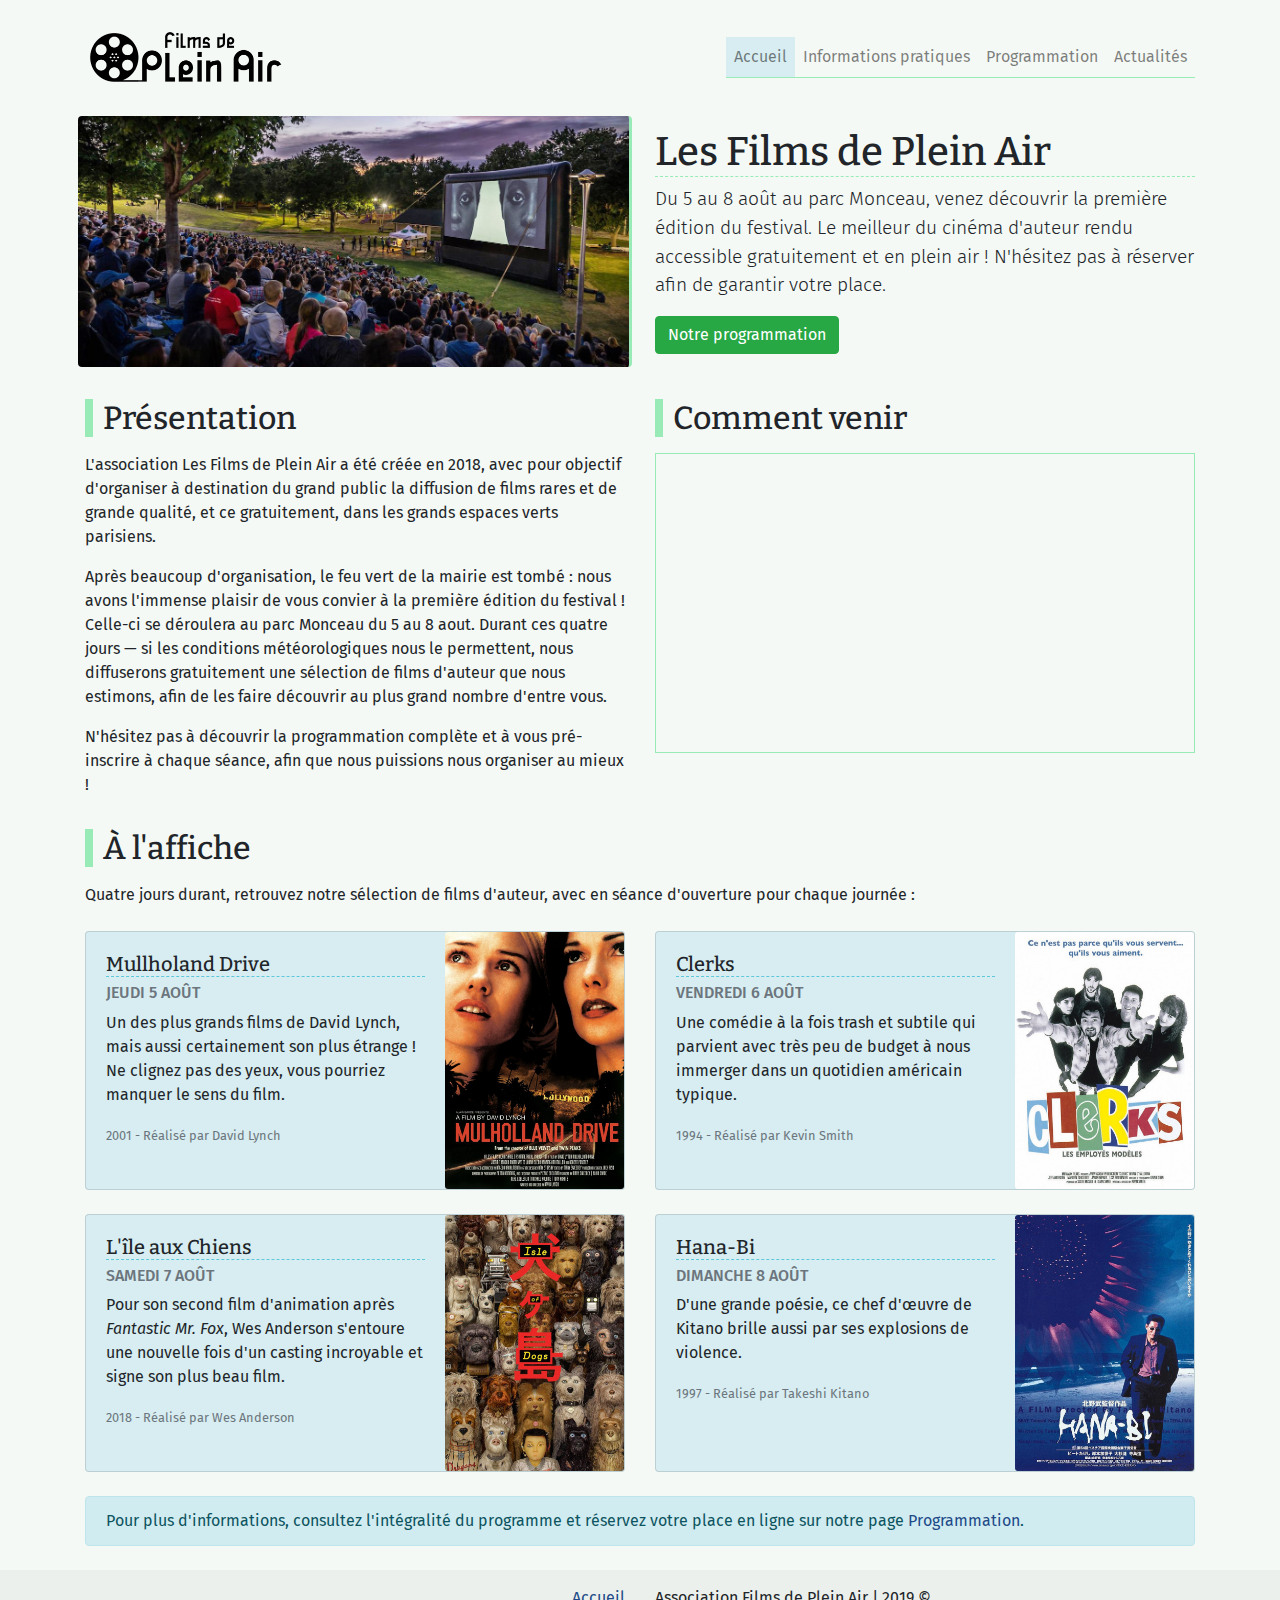
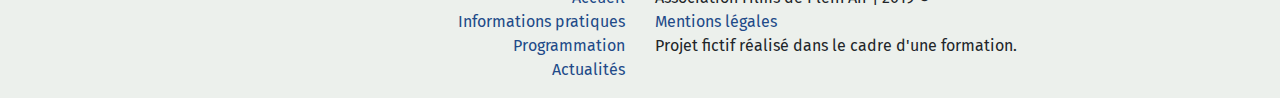
<file: index.html>
<!DOCTYPE html>
<html lang="fr">

<head>
  <meta charset="utf-8">
  <meta name="viewport" content="width=device-width, initial-scale=1, shrink-to-fit=no">
  <title>Les Films de Plein Air - Accueil</title>
  <link href="css/bootstrap.min.css" rel="stylesheet">
  <link href="css/style.css" rel="stylesheet">
  <link href="https://fonts.googleapis.com/css?family=Bitter|Fira+Sans" rel="stylesheet">
  <link rel="stylesheet" href="https://use.fontawesome.com/releases/v5.7.2/css/all.css" integrity="sha384-fnmOCqbTlWIlj8LyTjo7mOUStjsKC4pOpQbqyi7RrhN7udi9RwhKkMHpvLbHG9Sr" crossorigin="anonymous">
  <link rel="apple-touch-icon" sizes="57x57" href="favicon/apple-icon-57x57.png">
  <link rel="apple-touch-icon" sizes="60x60" href="favicon/apple-icon-60x60.png">
  <link rel="apple-touch-icon" sizes="72x72" href="favicon/apple-icon-72x72.png">
  <link rel="apple-touch-icon" sizes="76x76" href="favicon/apple-icon-76x76.png">
  <link rel="apple-touch-icon" sizes="114x114" href="favicon/apple-icon-114x114.png">
  <link rel="apple-touch-icon" sizes="120x120" href="favicon/apple-icon-120x120.png">
  <link rel="apple-touch-icon" sizes="144x144" href="favicon/apple-icon-144x144.png">
  <link rel="apple-touch-icon" sizes="152x152" href="favicon/apple-icon-152x152.png">
  <link rel="apple-touch-icon" sizes="180x180" href="favicon/apple-icon-180x180.png">
  <link rel="icon" type="image/png" sizes="192x192" href="favicon/android-icon-192x192.png">
  <link rel="icon" type="image/png" sizes="32x32" href="favicon/favicon-32x32.png">
  <link rel="icon" type="image/png" sizes="96x96" href="favicon/favicon-96x96.png">
  <link rel="icon" type="image/png" sizes="16x16" href="favicon/favicon-16x16.png">
  <link rel="manifest" href="favicon/manifest.json">
  <meta name="msapplication-TileColor" content="#ffffff">
  <meta name="msapplication-TileImage" content="favicon/ms-icon-144x144.png">
  <meta name="theme-color" content="#ffffff">
</head>

<body>

  <!-- Navigation -->
  <nav class="navbar navbar-expand-lg navbar-light mt-3">
    <div class="container">
      <a class="navbar-brand nomSite" href="index.html"><img class="img-fluid rounded" width="200" src="img/logo.png" alt="Projection festival"></a>
      <button class="navbar-toggler" type="button" data-toggle="collapse" data-target="#navbarResponsive" aria-controls="navbarResponsive" aria-expanded="false" aria-label="Toggle navigation">
        <span class="navbar-toggler-icon"></span>
      </button>
      <div class="collapse navbar-collapse" id="navbarResponsive">
        <ul class="navbar-nav ml-auto">
          <li class="nav-item active">
            <a class="nav-link lienactif pl-2" href="index.html">Accueil
              <span class="sr-only">(current)</span>
            </a>
          </li>
          <li class="nav-item">
            <a class="nav-link" href="infos.html">Informations pratiques</a>
          </li>
          <li class="nav-item">
            <a class="nav-link" href="prog.html">Programmation</a>
          </li>
          <li class="nav-item">
            <a class="nav-link" href="news.html">Actualités</a>
          </li>
        </ul>
      </div>
    </div>
  </nav>

  <!-- Container principal -->
  <div class="container">

    <!-- Accroche site -->
    <section class="row align-items-center mt-2">
      <div class="col-lg-6 p-2">
        <img class="img-fluid rounded parcImg" src="img/projection.jpg" alt="Projection festival">
      </div>
      <div class="col-lg-6">
        <h1>Les Films de Plein Air</h1>
        <p class="lead">
          Du 5 au 8 août au parc Monceau, venez découvrir la première édition du festival. Le meilleur du cinéma d'auteur rendu accessible gratuitement et en plein air !
          N'hésitez pas à réserver afin de garantir votre place.
        </p>
        <a class="btn btn-success" href="prog.html">Notre programmation</a>
      </div>
    </section>


    <!-- Présentation de l'asso -->
    <div class="row align-items-start mt-4">
      <article class="col-lg-6">
        <h2 class="mb-3">Présentation</h2>
        <p>
          L'association Les Films de Plein Air a été créée en 2018, avec pour objectif d'organiser à destination du grand public la diffusion de films rares et de grande qualité, et ce gratuitement, dans les grands espaces verts parisiens.
        </p>
        <p>
          Après beaucoup d'organisation, le feu vert de la mairie est tombé : nous avons l'immense plaisir de vous convier à la première édition du festival !
          Celle-ci se déroulera au parc Monceau du 5 au 8 aout.
          Durant ces quatre jours — si les conditions météorologiques nous le permettent, nous diffuserons gratuitement une sélection de films d'auteur que nous estimons, afin de les faire découvrir au plus grand nombre d'entre vous.
        </p>
        <p>
          N'hésitez pas à découvrir la programmation complète et à vous pré-inscrire à chaque séance, afin que nous puissions nous organiser au mieux !
        </p>
      </article>
      <aside class="col-lg-6 rounded">
        <h2 class="mb-3">Comment venir</h2>
        <p class="text-center">
          <iframe src="https://www.google.com/maps/embed?pb=!1m18!1m12!1m3!1d2623.8900240865237!2d2.3071310959818434!3d48.87937302587145!2m3!1f0!2f0!3f0!3m2!1i1024!2i768!4f13.1!3m3!1m2!1s0x47e66fbe98f714c3%3A0xe62425fddeddc402!2sParc+Monceau!5e0!3m2!1sfr!2sfr!4v1551190544908"
            width="100%" height="300" frameborder="0" style="border:1px solid #98ebb6;  " allowfullscreen></iframe>
        </p>
      </aside>
    </div>


    <!-- Bloc Films à l'affiche -->
    <h2 class="mt-3 mb-3">À l'affiche</h2>
    <p>
      Quatre jours durant, retrouvez notre sélection de films d'auteur, avec en séance d'ouverture pour chaque journée :
    </p>
    <div class="row mt-4">
      <div class="col-12 col-sm-6 mb-2">
        <div class="card mb-3">
          <div class="row no-gutters">
            <div class="col-md-8">
              <div class="card-body">
                <h5 class="card-title">Mullholand Drive</h5>
                <h6 class="card-subtitle mb-2 text-uppercase text-muted">Jeudi 5 août</h6>
                <p class="card-text">Un des plus grands films de David Lynch, mais aussi certainement son plus étrange ! Ne clignez pas des yeux, vous pourriez manquer le sens du film.</p>
                <p class="card-text"><small class="text-muted">2001 - Réalisé par David Lynch</small></p>
              </div>
            </div>
            <div class="col-md-4">
              <img src="films/mulholand-affiche.jpg" class="card-img" alt="Affiche Mullholand Drive">
            </div>
          </div>
        </div>
      </div>

      <div class="col-12 col-sm-6 mb-2">
        <div class="card mb-3">
          <div class="row no-gutters">
            <div class="col-md-8">
              <div class="card-body">
                <h5 class="card-title">Clerks</h5>
                <h6 class="card-subtitle mb-2 text-uppercase text-muted">Vendredi 6 août</h6>
                <p class="card-text">Une comédie à la fois trash et subtile qui parvient avec très peu de budget à nous immerger dans un quotidien américain typique.</p>
                <p class="card-text"><small class="text-muted">1994 - Réalisé par Kevin Smith</small></p>
              </div>
            </div>
            <div class="col-md-4">
              <img src="films/clerks-affiche.jpg" class="card-img" alt="Affiche Clerks">
            </div>
          </div>
        </div>
      </div>

      <div class="col-12 col-sm-6 mb-2">
        <div class="card mb-3">
          <div class="row no-gutters">
            <div class="col-md-8">
              <div class="card-body">
                <h5 class="card-title">L'île aux Chiens</h5>
                <h6 class="card-subtitle mb-2 text-uppercase text-muted">Samedi 7 août</h6>
                <p class="card-text">Pour son second film d'animation après <i>Fantastic Mr. Fox</i>, Wes Anderson s'entoure une nouvelle fois d'un casting incroyable et signe son plus beau film.</p>
                <p class="card-text"><small class="text-muted">2018 - Réalisé par Wes Anderson</small></p>
              </div>
            </div>
            <div class="col-md-4">
              <img src="films/chiens-affiche.jpg" class="card-img" alt="Affiche L'île aux Chiens">
            </div>
          </div>
        </div>
      </div>

      <div class="col-12 col-sm-6 mb-2">
        <div class="card mb-3">
          <div class="row no-gutters">
            <div class="col-md-8">
              <div class="card-body">
                <h5 class="card-title">Hana-Bi</h5>
                <h6 class="card-subtitle mb-2 text-uppercase text-muted">Dimanche 8 août</h6>
                <p class="card-text">D'une grande poésie, ce chef d'œuvre de Kitano brille aussi par ses explosions de violence.</p>
                <p class="card-text"><small class="text-muted">1997 - Réalisé par Takeshi Kitano</small></p>
              </div>
            </div>
            <div class="col-md-4">
              <img src="films/hanabi-affiche.jpg" class="card-img" alt="Affiche Hana-Bi">
            </div>
          </div>
        </div>
      </div>
    </div>

    <div class="alert alert-info" role="alert">
      Pour plus d'informations, consultez l'intégralité du programme et réservez votre place en ligne sur notre page <a href="prog.html">Programmation</a>.
    </div>

    <!-- /.container -->
  </div>

  <!-- footer -->
  <div class="container-fluid">
    <footer class="row px-3 pt-3 mt-4">
      <div class="col-sm-6 text-right d-none d-sm-block">
        <ul class="list-unstyled">
          <li>
            <a href="index.html">Accueil</a>
          </li>
          <li>
            <a href="infos.html">Informations pratiques</a>
          </li>
          <li>
            <a href="prog.html">Programmation</a>
          </li>
          <li>
            <a href="news.html">Actualités</a>
          </li>
        </ul>
      </div>
      <div class="col-sm-6">
        <ul class="list-unstyled">
          <li>
            Association Films de Plein Air | 2019 ©
          </li>
          <li>
            <a href="http://www.facebook.com" target="_blank"><i class="lead fab fa-facebook-square"></i></a>
            <a href="http://www.instagram.com" target="_blank"><i class="lead fab fa-instagram"></i></a>
            <a href="http://www.twitter.com" target="_blank"><i class="lead fab fa-twitter"></i></a>
          </li>
          <li>
            <a href="mentions.html">Mentions légales</a>
          </li>
          <li>
            Projet fictif réalisé dans le cadre d'une formation.
          </li>
        </ul>
      </div>
    </footer>
  </div>

  <!-- JS bootstrap et jquery -->
  <script src="js/jquery.min.js"></script>
  <script src="js/bootstrap.bundle.min.js"></script>

</body>

</html>
</file>
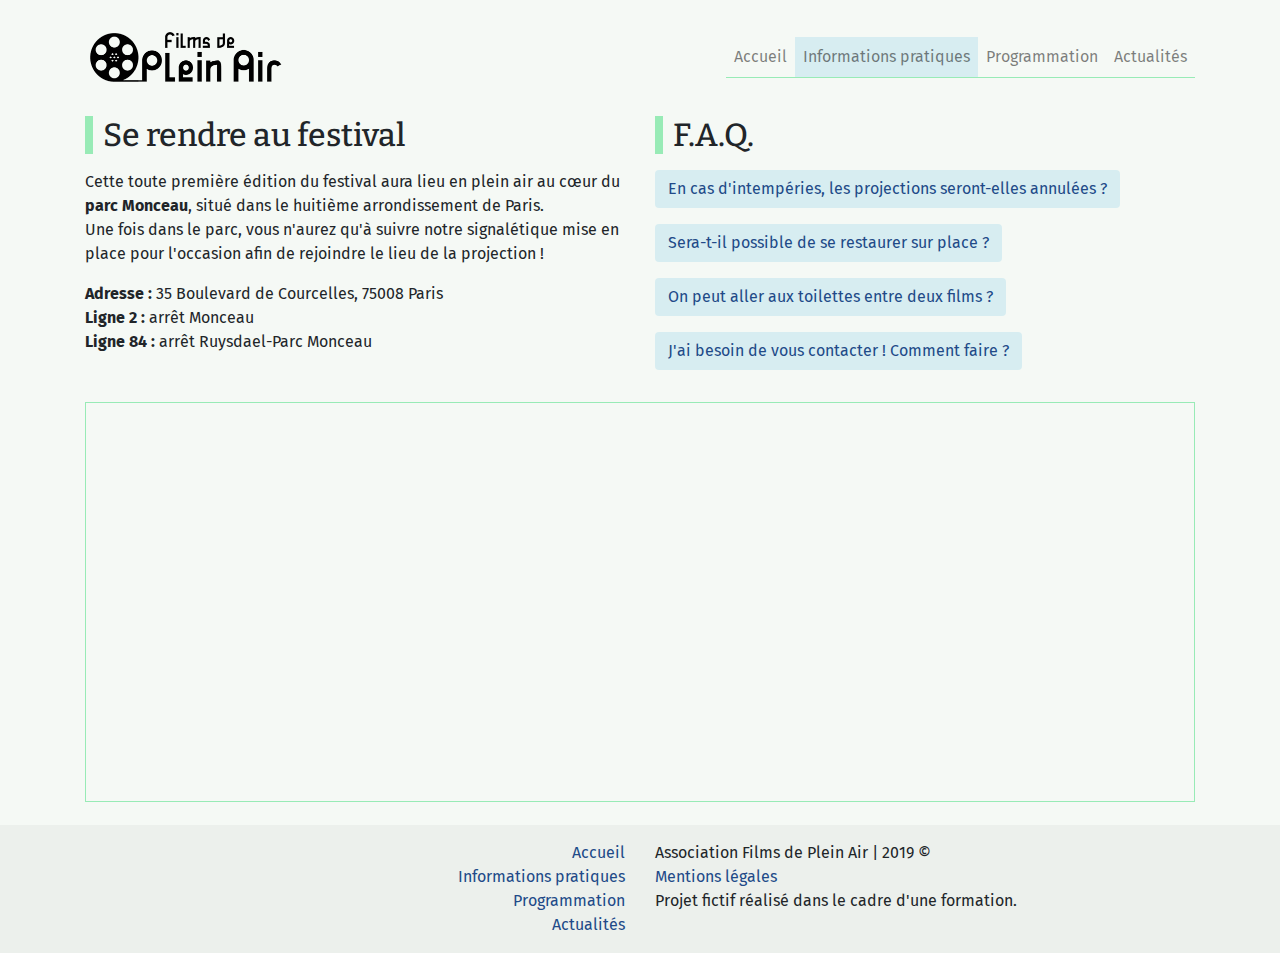
<file: infos.html>
<!DOCTYPE html>
<html lang="fr">

<head>
  <meta charset="utf-8">
  <meta name="viewport" content="width=device-width, initial-scale=1, shrink-to-fit=no">
  <title>Les Films de Plein Air - Informations pratiques</title>
  <link href="css/bootstrap.min.css" rel="stylesheet">
  <link href="css/style.css" rel="stylesheet">
  <link href="https://fonts.googleapis.com/css?family=Bitter|Fira+Sans" rel="stylesheet">
  <link rel="stylesheet" href="https://use.fontawesome.com/releases/v5.7.2/css/all.css" integrity="sha384-fnmOCqbTlWIlj8LyTjo7mOUStjsKC4pOpQbqyi7RrhN7udi9RwhKkMHpvLbHG9Sr" crossorigin="anonymous">
  <link rel="apple-touch-icon" sizes="57x57" href="favicon/apple-icon-57x57.png">
  <link rel="apple-touch-icon" sizes="60x60" href="favicon/apple-icon-60x60.png">
  <link rel="apple-touch-icon" sizes="72x72" href="favicon/apple-icon-72x72.png">
  <link rel="apple-touch-icon" sizes="76x76" href="favicon/apple-icon-76x76.png">
  <link rel="apple-touch-icon" sizes="114x114" href="favicon/apple-icon-114x114.png">
  <link rel="apple-touch-icon" sizes="120x120" href="favicon/apple-icon-120x120.png">
  <link rel="apple-touch-icon" sizes="144x144" href="favicon/apple-icon-144x144.png">
  <link rel="apple-touch-icon" sizes="152x152" href="favicon/apple-icon-152x152.png">
  <link rel="apple-touch-icon" sizes="180x180" href="favicon/apple-icon-180x180.png">
  <link rel="icon" type="image/png" sizes="192x192" href="favicon/android-icon-192x192.png">
  <link rel="icon" type="image/png" sizes="32x32" href="favicon/favicon-32x32.png">
  <link rel="icon" type="image/png" sizes="96x96" href="favicon/favicon-96x96.png">
  <link rel="icon" type="image/png" sizes="16x16" href="favicon/favicon-16x16.png">
  <link rel="manifest" href="favicon/manifest.json">
  <meta name="msapplication-TileColor" content="#ffffff">
  <meta name="msapplication-TileImage" content="favicon/ms-icon-144x144.png">
  <meta name="theme-color" content="#ffffff">
</head>

<body>

  <!-- Navigation -->
  <nav class="navbar navbar-expand-lg navbar-light mt-3">
    <div class="container">
      <a class="navbar-brand nomSite" href="index.html"><img class="img-fluid rounded" width="200" src="img/logo.png" alt="Projection festival"></a>
      <button class="navbar-toggler" type="button" data-toggle="collapse" data-target="#navbarResponsive" aria-controls="navbarResponsive" aria-expanded="false" aria-label="Toggle navigation">
        <span class="navbar-toggler-icon"></span>
      </button>
      <div class="collapse navbar-collapse" id="navbarResponsive">
        <ul class="navbar-nav ml-auto">
          <li class="nav-item active">
            <a class="nav-link" href="index.html">Accueil</a>
          </li>
          <li class="nav-item">
            <a class="nav-link lienactif pl-2" href="infos.html">Informations pratiques
              <span class="sr-only">(actuelle)</span>
            </a>
          </li>
          <li class="nav-item">
            <a class="nav-link" href="prog.html">Programmation</a>
          </li>
          <li class="nav-item">
            <a class="nav-link" href="news.html">Actualités</a>
          </li>
        </ul>
      </div>
    </div>
  </nav>

  <!-- Container principal -->
  <div class="container">

    <!-- Présentation de l'asso -->
    <div class="row mt-3">
      <article class="col-lg-6">
        <h2 class="mb-3">Se rendre au festival</h2>
        <p>
          Cette toute première édition du festival aura lieu en plein air au cœur du <strong>parc Monceau</strong>, situé dans le huitième arrondissement de Paris.<br />
          Une fois dans le parc, vous n'aurez qu'à suivre notre signalétique mise en place pour l'occasion afin de rejoindre le lieu de la projection !
        </p>
        <ul class="clearfix list-unstyled">
          <li>
            <strong><i class="fas fa-car"></i> Adresse :</strong> 35 Boulevard de Courcelles, 75008 Paris
          </li>
          <li>
            <strong><i class="fas fa-subway"></i> Ligne 2 :</strong> arrêt Monceau
          </li>
          <li>
            <strong><i class="fas fa-bus"></i> Ligne 84 :</strong> arrêt Ruysdael-Parc Monceau
          </li>
        </ul>
      </article>

      <aside class="col-lg-6">
        <!-- FAQ. -->
        <h2 class="mb-3">F.A.Q.</h2>
        <div id="faq_festival">
          <div id="question1">
            <p class="lead">
              <button class="btn btn-link collapsed" data-toggle="collapse" data-target="#reponse1" aria-expanded="false" aria-controls="reponse1">
                En cas d'intempéries, les projections seront-elles annulées ?
              </button>
            </p>
          </div>
          <div id="reponse1" class="collapse" aria-labelledby="question1" data-parent="#faq_festival">
            <p>
              Malheureusement oui, si durant l'une des soirées les conditions météorologiques posent problème, nous serons forcés d'annuler les projections.
              Nous préviendrons au plus tôt par mail toute personne ayant réservé une place.
            </p>
          </div>

          <div id="question2">
            <p class="lead">
              <button class="btn btn-link collapsed" data-toggle="collapse" data-target="#reponse2" aria-expanded="false" aria-controls="reponse2">
                Sera-t-il possible de se restaurer sur place ?
              </button>
            </p>
          </div>
          <div id="reponse2" class="collapse" aria-labelledby="question2" data-parent="#faq_festival">
            <p>
              Même si nous encourageons vivement les festivaliers à préparer leur plus beau pic-nic, une buvette sera présente en cas de besoin !
            </p>
          </div>

          <div id="question3">
            <p class="lead">
              <button class="btn btn-link collapsed" data-toggle="collapse" data-target="#reponse3" aria-expanded="false" aria-controls="reponse3">
                On peut aller aux toilettes entre deux films ?
              </button>
            </p>
          </div>
          <div id="reponse3" class="collapse" aria-labelledby="question3" data-parent="#faq_festival">
            <p>
              Bien sûr ! En plus des toilettes du parc, des toilettes sèches seront mises en place afin de réduire au maximum l'attente.
            </p>
          </div>

          <div id="question4">
            <p class="lead">
              <button class="btn btn-link collapsed" data-toggle="collapse" data-target="#reponse4" aria-expanded="false" aria-controls="reponse4">
                J'ai besoin de vous contacter ! Comment faire ?
              </button>
            </p>
          </div>
          <div id="reponse4" class="collapse" aria-labelledby="question4" data-parent="#faq_festival">
            <p>
              Pas de panique ! Voici nos coordonnées :
            </p>
            <address>
              Association Films de Plein Air<br />
              22 rue Philippe Leclerc<br />
              75013 Paris<br />
              <i class="fas fa-phone-square"></i> 01.45.34.23.32<br />
              <i class="fas fa-envelope"></i> info<i class="fas fa-at"></i>festival-filmsdepleinair.com
            </address>
          </div>
        </div>
      </aside>
    </div>

    <!-- Google MAP -->
    <div class="mt-3">
      <iframe src="https://www.google.com/maps/embed?pb=!1m18!1m12!1m3!1d2623.8900240865237!2d2.3071310959818434!3d48.87937302587145!2m3!1f0!2f0!3f0!3m2!1i1024!2i768!4f13.1!3m3!1m2!1s0x47e66fbe98f714c3%3A0xe62425fddeddc402!2sParc+Monceau!5e0!3m2!1sfr!2sfr!4v1551190544908"
        width="100%" height="400" frameborder="0" style="border:1px solid #98ebb6;  " allowfullscreen></iframe>
    </div>
  </div>

  <!-- /container -->


  <!-- footer -->
  <div class="container-fluid">
    <footer class="row px-3 pt-3 mt-3">
      <div class="col-sm-6 text-right d-none d-sm-block">
        <ul class="list-unstyled">
          <li>
            <a href="index.html">Accueil</a>
          </li>
          <li>
            <a href="infos.html">Informations pratiques</a>
          </li>
          <li>
            <a href="prog.html">Programmation</a>
          </li>
          <li>
            <a href="news.html">Actualités</a>
          </li>
        </ul>
      </div>
      <div class="col-sm-6">
        <ul class="list-unstyled">
          <li>
            Association Films de Plein Air | 2019 ©
          </li>
          <li>
            <a href="http://www.facebook.com" target="_blank"><i class="lead fab fa-facebook-square"></i></a>
            <a href="http://www.instagram.com" target="_blank"><i class="lead fab fa-instagram"></i></a>
            <a href="http://www.twitter.com" target="_blank"><i class="lead fab fa-twitter"></i></a>
          </li>
          <li>
            <a href="mentions.html">Mentions légales</a>
          </li>
          <li>
            Projet fictif réalisé dans le cadre d'une formation.
          </li>
        </ul>
      </div>
    </footer>
  </div>

  <!-- JS bootstrap et jquery -->
  <script src="js/jquery.min.js"></script>
  <script src="js/bootstrap.bundle.min.js"></script>

</body>

</html>
</file>
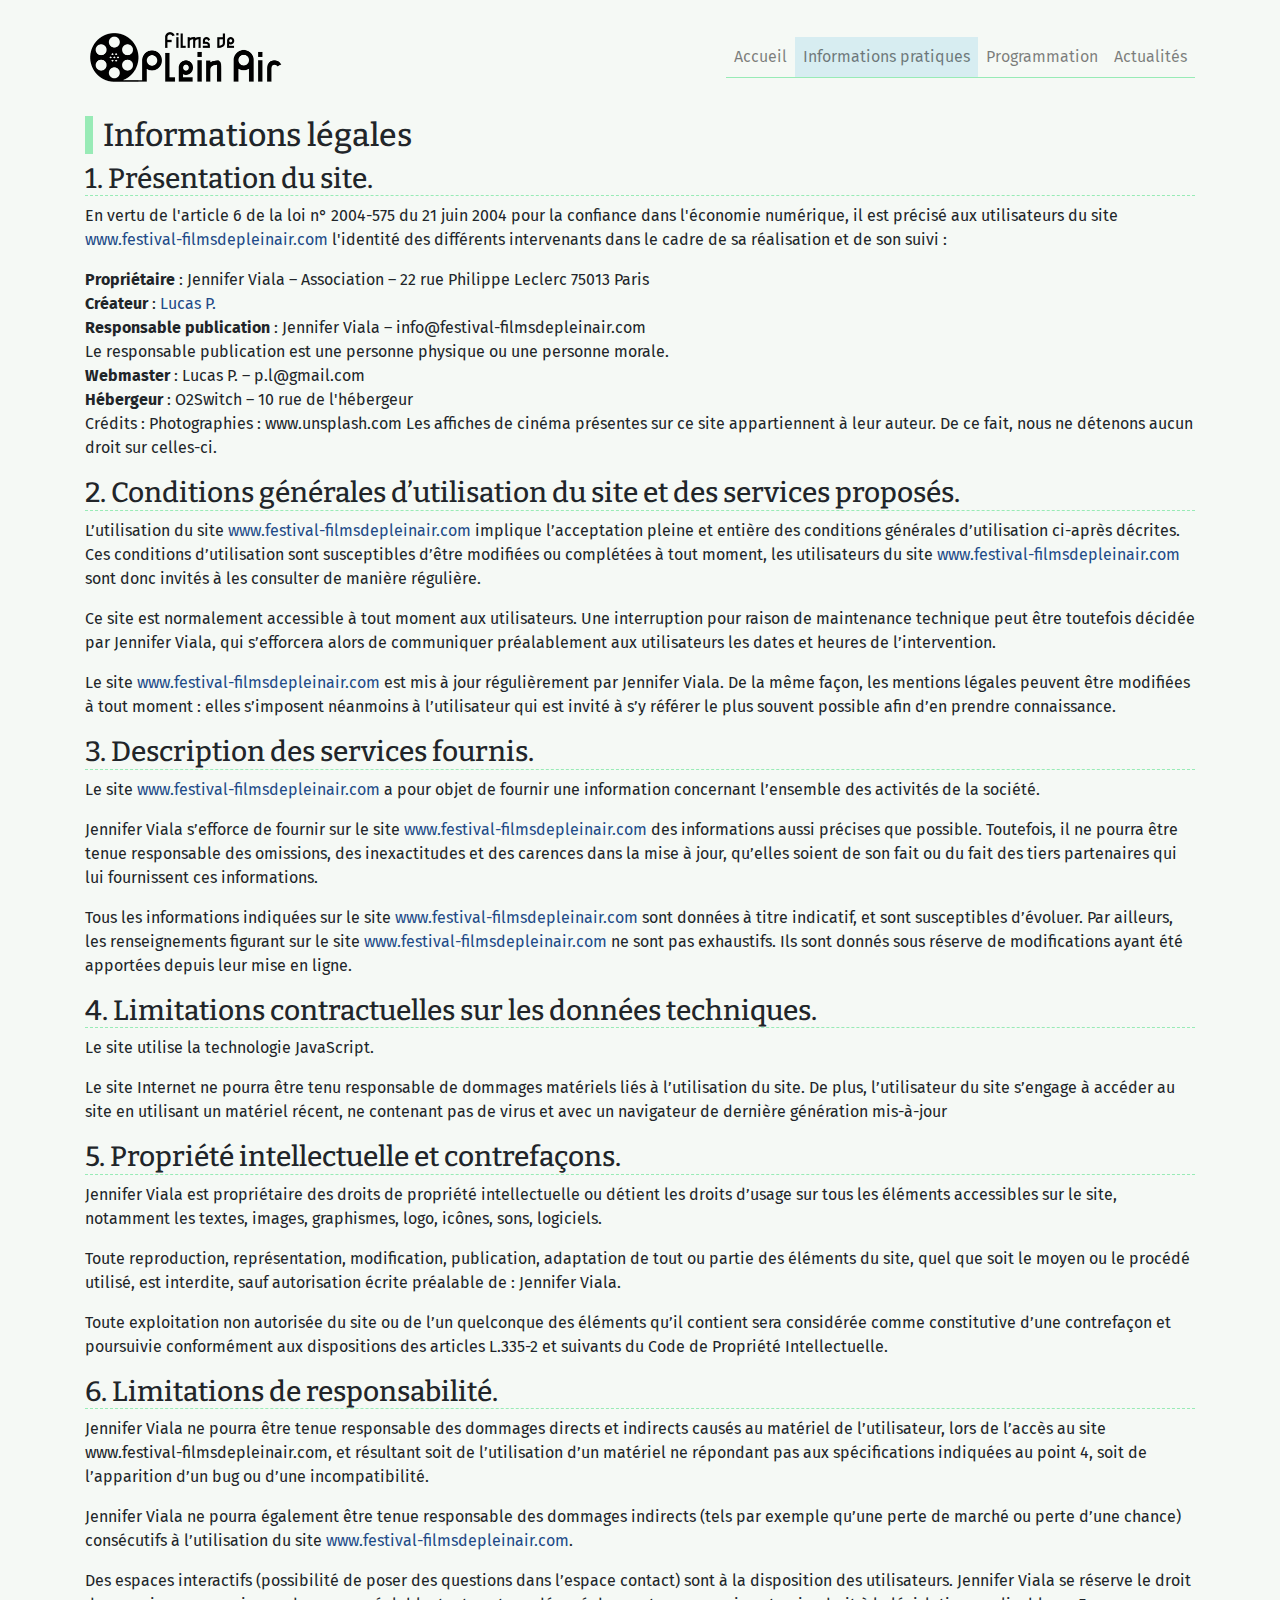
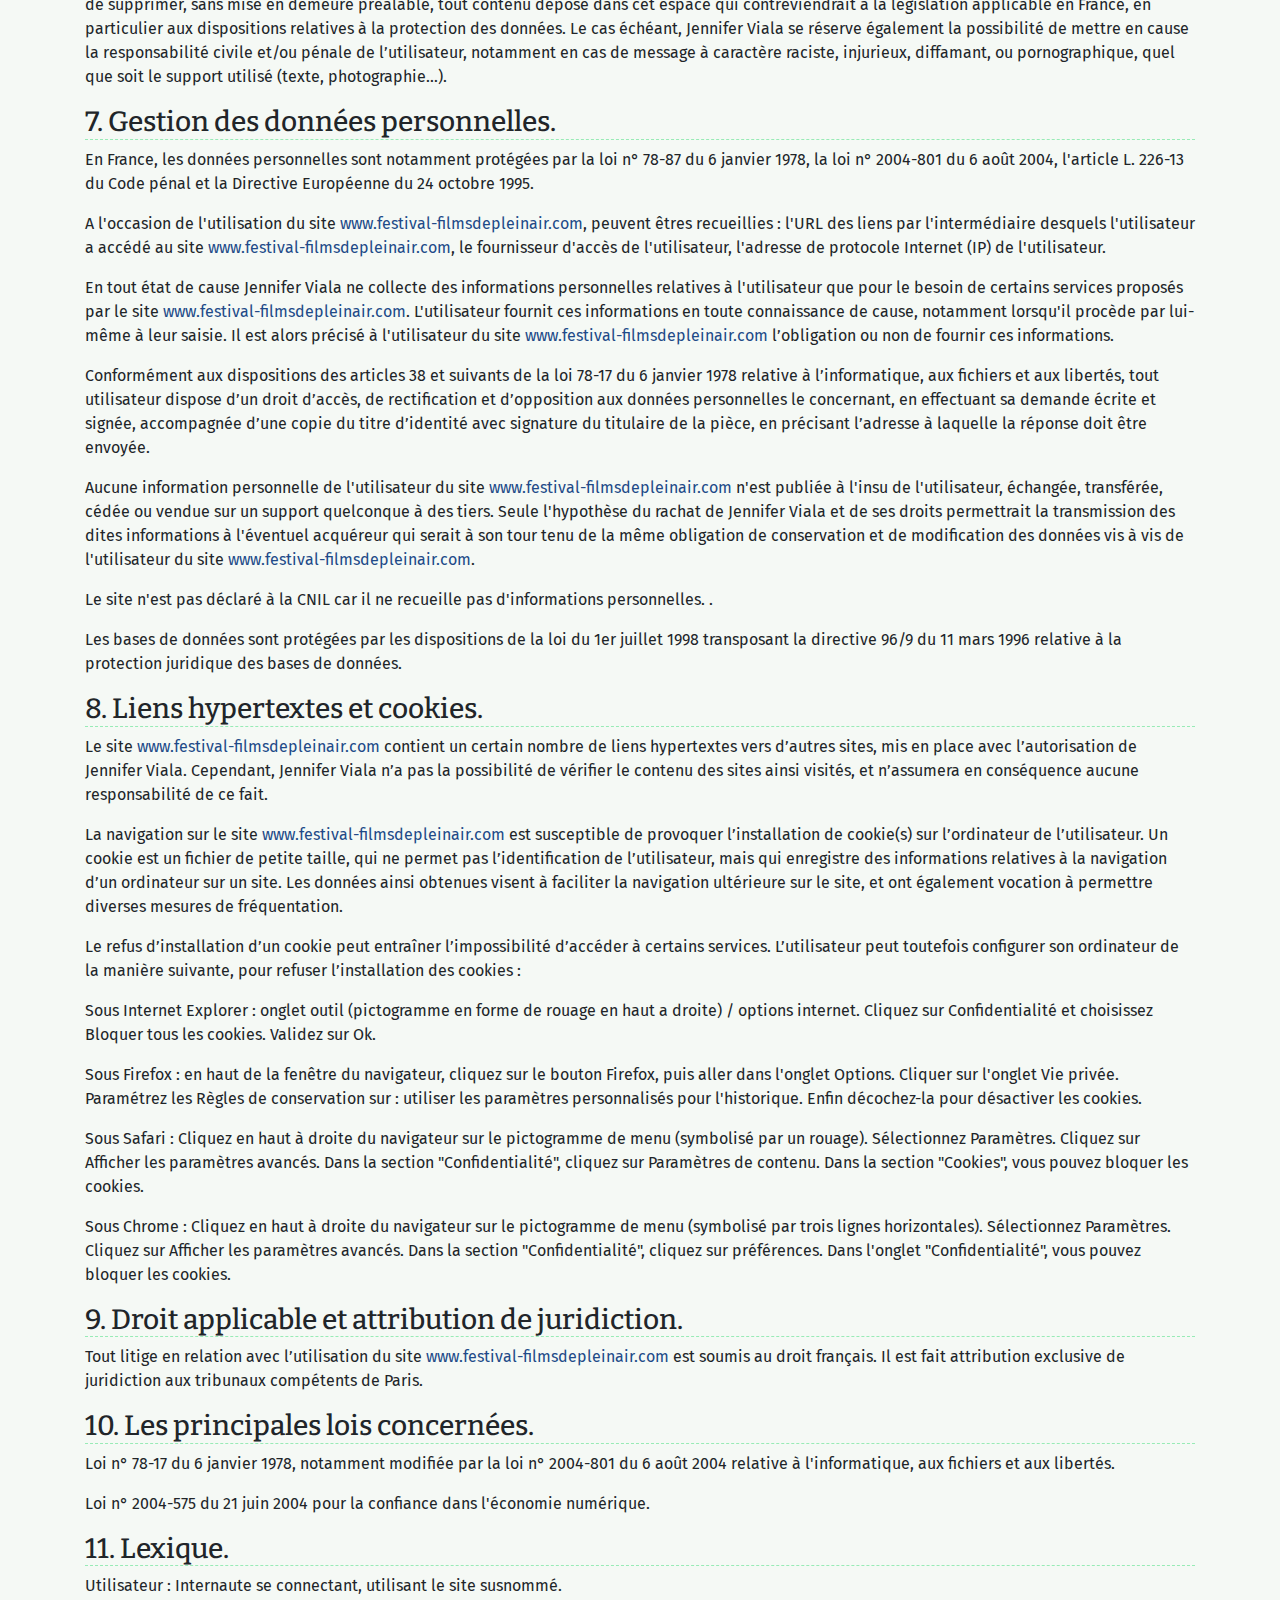
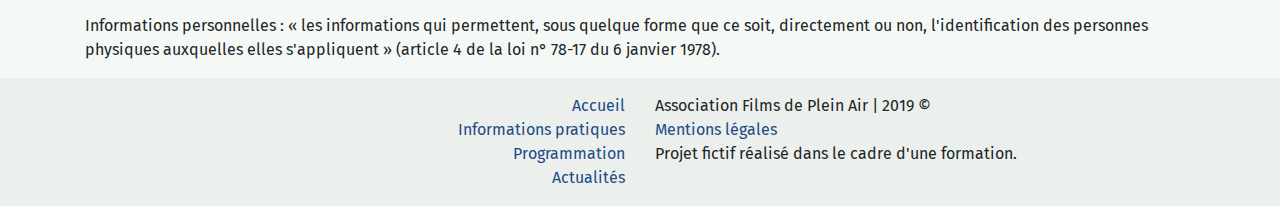
<file: mentions.html>
<!DOCTYPE html>
<html lang="fr">

<head>
  <meta charset="utf-8">
  <meta name="viewport" content="width=device-width, initial-scale=1, shrink-to-fit=no">
  <title>Les Films de Plein Air - Informations pratiques</title>
  <link href="css/bootstrap.min.css" rel="stylesheet">
  <link href="css/style.css" rel="stylesheet">
  <link href="https://fonts.googleapis.com/css?family=Bitter|Fira+Sans" rel="stylesheet">
  <link rel="stylesheet" href="https://use.fontawesome.com/releases/v5.7.2/css/all.css" integrity="sha384-fnmOCqbTlWIlj8LyTjo7mOUStjsKC4pOpQbqyi7RrhN7udi9RwhKkMHpvLbHG9Sr" crossorigin="anonymous">
  <link rel="apple-touch-icon" sizes="57x57" href="favicon/apple-icon-57x57.png">
  <link rel="apple-touch-icon" sizes="60x60" href="favicon/apple-icon-60x60.png">
  <link rel="apple-touch-icon" sizes="72x72" href="favicon/apple-icon-72x72.png">
  <link rel="apple-touch-icon" sizes="76x76" href="favicon/apple-icon-76x76.png">
  <link rel="apple-touch-icon" sizes="114x114" href="favicon/apple-icon-114x114.png">
  <link rel="apple-touch-icon" sizes="120x120" href="favicon/apple-icon-120x120.png">
  <link rel="apple-touch-icon" sizes="144x144" href="favicon/apple-icon-144x144.png">
  <link rel="apple-touch-icon" sizes="152x152" href="favicon/apple-icon-152x152.png">
  <link rel="apple-touch-icon" sizes="180x180" href="favicon/apple-icon-180x180.png">
  <link rel="icon" type="image/png" sizes="192x192" href="favicon/android-icon-192x192.png">
  <link rel="icon" type="image/png" sizes="32x32" href="favicon/favicon-32x32.png">
  <link rel="icon" type="image/png" sizes="96x96" href="favicon/favicon-96x96.png">
  <link rel="icon" type="image/png" sizes="16x16" href="favicon/favicon-16x16.png">
  <link rel="manifest" href="favicon/manifest.json">
  <meta name="msapplication-TileColor" content="#ffffff">
  <meta name="msapplication-TileImage" content="favicon/ms-icon-144x144.png">
  <meta name="theme-color" content="#ffffff">
</head>

<body>

  <!-- Navigation -->
  <nav class="navbar navbar-expand-lg navbar-light mt-3">
    <div class="container">
      <a class="navbar-brand nomSite" href="index.html"><img class="img-fluid rounded" width="200" src="img/logo.png" alt="Projection festival"></a>
      <button class="navbar-toggler" type="button" data-toggle="collapse" data-target="#navbarResponsive" aria-controls="navbarResponsive" aria-expanded="false" aria-label="Toggle navigation">
        <span class="navbar-toggler-icon"></span>
      </button>
      <div class="collapse navbar-collapse" id="navbarResponsive">
        <ul class="navbar-nav ml-auto">
          <li class="nav-item active">
            <a class="nav-link" href="index.html">Accueil</a>
          </li>
          <li class="nav-item">
            <a class="nav-link lienactif pl-2" href="infos.html">Informations pratiques
              <span class="sr-only">(actuelle)</span>
            </a>
          </li>
          <li class="nav-item">
            <a class="nav-link" href="prog.html">Programmation</a>
          </li>
          <li class="nav-item">
            <a class="nav-link" href="news.html">Actualités</a>
          </li>
        </ul>
      </div>
    </div>
  </nav>

  <!-- Container principal -->
  <div class="container">

    <!-- Mentions légales -->
    <div class="mt-3">
      <h2>Informations légales</h2>
      <h3>1. Présentation du site.</h3>
      <p>En vertu de l'article 6 de la loi n° 2004-575 du 21 juin 2004 pour la confiance dans l'économie numérique, il est précisé aux utilisateurs du site <a href="http://www.festival-filmsdepleinair.com/">www.festival-filmsdepleinair.com</a>
        l'identité des différents intervenants dans le cadre de sa réalisation et de son suivi :</p>
      <p><strong>Propriétaire</strong> : Jennifer Viala – Association – 22 rue Philippe Leclerc 75013 Paris<br />
        <strong>Créateur</strong> : <a href="http://fanto.me">Lucas P.</a><br />
        <strong>Responsable publication</strong> : Jennifer Viala – info@festival-filmsdepleinair.com<br />
        Le responsable publication est une personne physique ou une personne morale.<br />
        <strong>Webmaster</strong> : Lucas P. – p.l@gmail.com<br />
        <strong>Hébergeur</strong> : O2Switch – 10 rue de l'hébergeur<br />
        Crédits : Photographies : www.unsplash.com
        Les affiches de cinéma présentes sur ce site appartiennent à leur auteur. De ce fait, nous ne détenons aucun droit sur celles-ci.<br />

        <h3>2. Conditions générales d’utilisation du site et des services proposés.</h3>
        <p>L’utilisation du site <a href="http://www.festival-filmsdepleinair.com/">www.festival-filmsdepleinair.com</a> implique l’acceptation pleine et entière des conditions générales d’utilisation ci-après décrites. Ces conditions d’utilisation
          sont susceptibles d’être modifiées ou complétées à tout moment, les utilisateurs du site <a href="http://www.festival-filmsdepleinair.com/">www.festival-filmsdepleinair.com</a> sont donc invités à les consulter de manière régulière.</p>
        <p>Ce site est normalement accessible à tout moment aux utilisateurs. Une interruption pour raison de maintenance technique peut être toutefois décidée par Jennifer Viala, qui s’efforcera alors de communiquer préalablement aux utilisateurs
          les dates et heures de l’intervention.</p>
        <p>Le site <a href="http://www.festival-filmsdepleinair.com/">www.festival-filmsdepleinair.com</a> est mis à jour régulièrement par Jennifer Viala. De la même façon, les mentions légales peuvent être modifiées à tout moment : elles
          s’imposent néanmoins à l’utilisateur qui est invité à s’y référer le plus souvent possible afin d’en prendre connaissance.</p>
        <h3>3. Description des services fournis.</h3>
        <p>Le site <a href="http://www.festival-filmsdepleinair.com/">www.festival-filmsdepleinair.com</a> a pour objet de fournir une information concernant l’ensemble des activités de la société.</p>
        <p>Jennifer Viala s’efforce de fournir sur le site <a href="http://www.festival-filmsdepleinair.com/">www.festival-filmsdepleinair.com</a> des informations aussi précises que possible. Toutefois, il ne pourra être tenue responsable des
          omissions, des inexactitudes et des carences dans la mise à jour, qu’elles soient de son fait ou du fait des tiers partenaires qui lui fournissent ces informations.</p>
        <p>Tous les informations indiquées sur le site <a href="http://www.festival-filmsdepleinair.com/">www.festival-filmsdepleinair.com</a> sont données à titre indicatif, et sont susceptibles d’évoluer. Par ailleurs, les renseignements figurant
          sur le site <a href="http://www.festival-filmsdepleinair.com/">www.festival-filmsdepleinair.com</a> ne sont pas exhaustifs. Ils sont donnés sous réserve de modifications ayant été apportées depuis leur mise en ligne.</p>
        <h3>4. Limitations contractuelles sur les données techniques.</h3>
        <p>Le site utilise la technologie JavaScript.</p>
        <p>Le site Internet ne pourra être tenu responsable de dommages matériels liés à l’utilisation du site. De plus, l’utilisateur du site s’engage à accéder au site en utilisant un matériel récent, ne contenant pas de virus et avec un
          navigateur de dernière génération mis-à-jour</p>
        <h3>5. Propriété intellectuelle et contrefaçons.</h3>
        <p>Jennifer Viala est propriétaire des droits de propriété intellectuelle ou détient les droits d’usage sur tous les éléments accessibles sur le site, notamment les textes, images, graphismes, logo, icônes, sons, logiciels.</p>
        <p>Toute reproduction, représentation, modification, publication, adaptation de tout ou partie des éléments du site, quel que soit le moyen ou le procédé utilisé, est interdite, sauf autorisation écrite préalable de : Jennifer Viala.</p>
        <p>Toute exploitation non autorisée du site ou de l’un quelconque des éléments qu’il contient sera considérée comme constitutive d’une contrefaçon et poursuivie conformément aux dispositions des articles L.335-2 et suivants du Code de
          Propriété Intellectuelle.</p>
        <h3>6. Limitations de responsabilité.</h3>
        <p>Jennifer Viala ne pourra être tenue responsable des dommages directs et indirects causés au matériel de l’utilisateur, lors de l’accès au site www.festival-filmsdepleinair.com, et résultant soit de l’utilisation d’un matériel ne répondant
          pas aux spécifications indiquées au point 4, soit de l’apparition d’un bug ou d’une incompatibilité.</p>
        <p>Jennifer Viala ne pourra également être tenue responsable des dommages indirects (tels par exemple qu’une perte de marché ou perte d’une chance) consécutifs à l’utilisation du site <a href="http://www.festival-filmsdepleinair.com/">www.festival-filmsdepleinair.com</a>.</p>
        <p>Des espaces interactifs (possibilité de poser des questions dans l’espace contact) sont à la disposition des utilisateurs. Jennifer Viala se réserve le droit de supprimer, sans mise en demeure préalable, tout contenu déposé dans cet
          espace qui contreviendrait à la législation applicable en France, en particulier aux dispositions relatives à la protection des données. Le cas échéant, Jennifer Viala se réserve également la possibilité de mettre en cause la
          responsabilité civile et/ou pénale de l’utilisateur, notamment en cas de message à caractère raciste, injurieux, diffamant, ou pornographique, quel que soit le support utilisé (texte, photographie…).</p>
        <h3>7. Gestion des données personnelles.</h3>
        <p>En France, les données personnelles sont notamment protégées par la loi n° 78-87 du 6 janvier 1978, la loi n° 2004-801 du 6 août 2004, l'article L. 226-13 du Code pénal et la Directive Européenne du 24 octobre 1995.</p>
        <p>A l'occasion de l'utilisation du site <a href="http://www.festival-filmsdepleinair.com/">www.festival-filmsdepleinair.com</a>, peuvent êtres recueillies : l'URL des liens par l'intermédiaire desquels l'utilisateur a accédé au site <a href="http://www.festival-filmsdepleinair.com/">www.festival-filmsdepleinair.com</a>,
          le fournisseur d'accès de l'utilisateur, l'adresse de protocole Internet (IP) de l'utilisateur.</p>
        <p> En tout état de cause Jennifer Viala ne collecte des informations personnelles relatives à l'utilisateur que pour le besoin de certains services proposés par le site <a href="http://www.festival-filmsdepleinair.com/">www.festival-filmsdepleinair.com</a>.
          L'utilisateur fournit ces informations en toute connaissance de cause, notamment lorsqu'il procède par lui-même à leur saisie. Il est alors précisé à l'utilisateur du site <a href="http://www.festival-filmsdepleinair.com/">www.festival-filmsdepleinair.com</a>
          l’obligation ou non de fournir ces informations.</p>
        <p>Conformément aux dispositions des articles 38 et suivants de la loi 78-17 du 6 janvier 1978 relative à l’informatique, aux fichiers et aux libertés, tout utilisateur dispose d’un droit d’accès, de rectification et d’opposition aux données
          personnelles le concernant, en effectuant sa demande écrite et signée, accompagnée d’une copie du titre d’identité avec signature du titulaire de la pièce, en précisant l’adresse à laquelle la réponse doit être envoyée.</p>
        <p>Aucune information personnelle de l'utilisateur du site <a href="http://www.festival-filmsdepleinair.com/">www.festival-filmsdepleinair.com</a> n'est publiée à l'insu de l'utilisateur, échangée, transférée, cédée ou vendue sur un support
          quelconque à des tiers. Seule l'hypothèse du rachat de Jennifer Viala et de ses droits permettrait la transmission des dites informations à l'éventuel acquéreur qui serait à son tour tenu de la même obligation de conservation et de
          modification des données vis à vis de l'utilisateur du site <a href="http://www.festival-filmsdepleinair.com/">www.festival-filmsdepleinair.com</a>.</p>
        <p>Le site n'est pas déclaré à la CNIL car il ne recueille pas d'informations personnelles. .</p>
        <p>Les bases de données sont protégées par les dispositions de la loi du 1er juillet 1998 transposant la directive 96/9 du 11 mars 1996 relative à la protection juridique des bases de données.</p>
        <h3>8. Liens hypertextes et cookies.</h3>
        <p>Le site <a href="http://www.festival-filmsdepleinair.com/">www.festival-filmsdepleinair.com</a> contient un certain nombre de liens hypertextes vers d’autres sites, mis en place avec l’autorisation de Jennifer Viala. Cependant, Jennifer
          Viala n’a pas la possibilité de vérifier le contenu des sites ainsi visités, et n’assumera en conséquence aucune responsabilité de ce fait.</p>
        <p>La navigation sur le site <a href="http://www.festival-filmsdepleinair.com/">www.festival-filmsdepleinair.com</a> est susceptible de provoquer l’installation de cookie(s) sur l’ordinateur de l’utilisateur. Un cookie est un fichier de
          petite taille, qui ne permet pas l’identification de l’utilisateur, mais qui enregistre des informations relatives à la navigation d’un ordinateur sur un site. Les données ainsi obtenues visent à faciliter la navigation ultérieure sur le
          site, et ont également vocation à permettre diverses mesures de fréquentation.</p>
        <p>Le refus d’installation d’un cookie peut entraîner l’impossibilité d’accéder à certains services. L’utilisateur peut toutefois configurer son ordinateur de la manière suivante, pour refuser l’installation des cookies :</p>
        <p>Sous Internet Explorer : onglet outil (pictogramme en forme de rouage en haut a droite) / options internet. Cliquez sur Confidentialité et choisissez Bloquer tous les cookies. Validez sur Ok.</p>
        <p>Sous Firefox : en haut de la fenêtre du navigateur, cliquez sur le bouton Firefox, puis aller dans l'onglet Options. Cliquer sur l'onglet Vie privée.
          Paramétrez les Règles de conservation sur : utiliser les paramètres personnalisés pour l'historique. Enfin décochez-la pour désactiver les cookies.</p>
        <p>Sous Safari : Cliquez en haut à droite du navigateur sur le pictogramme de menu (symbolisé par un rouage). Sélectionnez Paramètres. Cliquez sur Afficher les paramètres avancés. Dans la section "Confidentialité", cliquez sur Paramètres de
          contenu. Dans la section "Cookies", vous pouvez bloquer les cookies.</p>
        <p>Sous Chrome : Cliquez en haut à droite du navigateur sur le pictogramme de menu (symbolisé par trois lignes horizontales). Sélectionnez Paramètres. Cliquez sur Afficher les paramètres avancés. Dans la section "Confidentialité", cliquez
          sur préférences. Dans l'onglet "Confidentialité", vous pouvez bloquer les cookies.</p>

        <h3>9. Droit applicable et attribution de juridiction.</h3>
        <p>Tout litige en relation avec l’utilisation du site <a href="http://www.festival-filmsdepleinair.com/">www.festival-filmsdepleinair.com</a> est soumis au droit français. Il est fait attribution exclusive de juridiction aux tribunaux
          compétents de Paris.</p>
        <h3>10. Les principales lois concernées.</h3>
        <p>Loi n° 78-17 du 6 janvier 1978, notamment modifiée par la loi n° 2004-801 du 6 août 2004 relative à l'informatique, aux fichiers et aux libertés.</p>
        <p> Loi n° 2004-575 du 21 juin 2004 pour la confiance dans l'économie numérique.</p>
        <h3>11. Lexique.</h3>
        <p>Utilisateur : Internaute se connectant, utilisant le site susnommé.</p>
        <p>Informations personnelles : « les informations qui permettent, sous quelque forme que ce soit, directement ou non, l'identification des personnes physiques auxquelles elles s'appliquent » (article 4 de la loi n° 78-17 du 6 janvier 1978).</p>

    </div>
  </div>

  <!-- /container -->


  <!-- footer -->
  <div class="container-fluid">
    <footer class="row px-3 pt-3 mt-3">
      <div class="col-sm-6 text-right d-none d-sm-block">
        <ul class="list-unstyled">
          <li>
            <a href="index.html">Accueil</a>
          </li>
          <li>
            <a href="infos.html">Informations pratiques</a>
          </li>
          <li>
            <a href="prog.html">Programmation</a>
          </li>
          <li>
            <a href="news.html">Actualités</a>
          </li>
        </ul>
      </div>
      <div class="col-sm-6">
        <ul class="list-unstyled">
          <li>
            Association Films de Plein Air | 2019 ©
          </li>
          <li>
            <a href="http://www.facebook.com" target="_blank"><i class="lead fab fa-facebook-square"></i></a>
            <a href="http://www.instagram.com" target="_blank"><i class="lead fab fa-instagram"></i></a>
            <a href="http://www.twitter.com" target="_blank"><i class="lead fab fa-twitter"></i></a>
          </li>
          <li>
            <a href="mentions.html">Mentions légales</a>
          </li>
          <li>
            Projet fictif réalisé dans le cadre d'une formation.
          </li>
        </ul>
      </div>
    </footer>
  </div>

  <!-- JS bootstrap et jquery -->
  <script src="js/jquery.min.js"></script>
  <script src="js/bootstrap.bundle.min.js"></script>

</body>

</html>
</file>
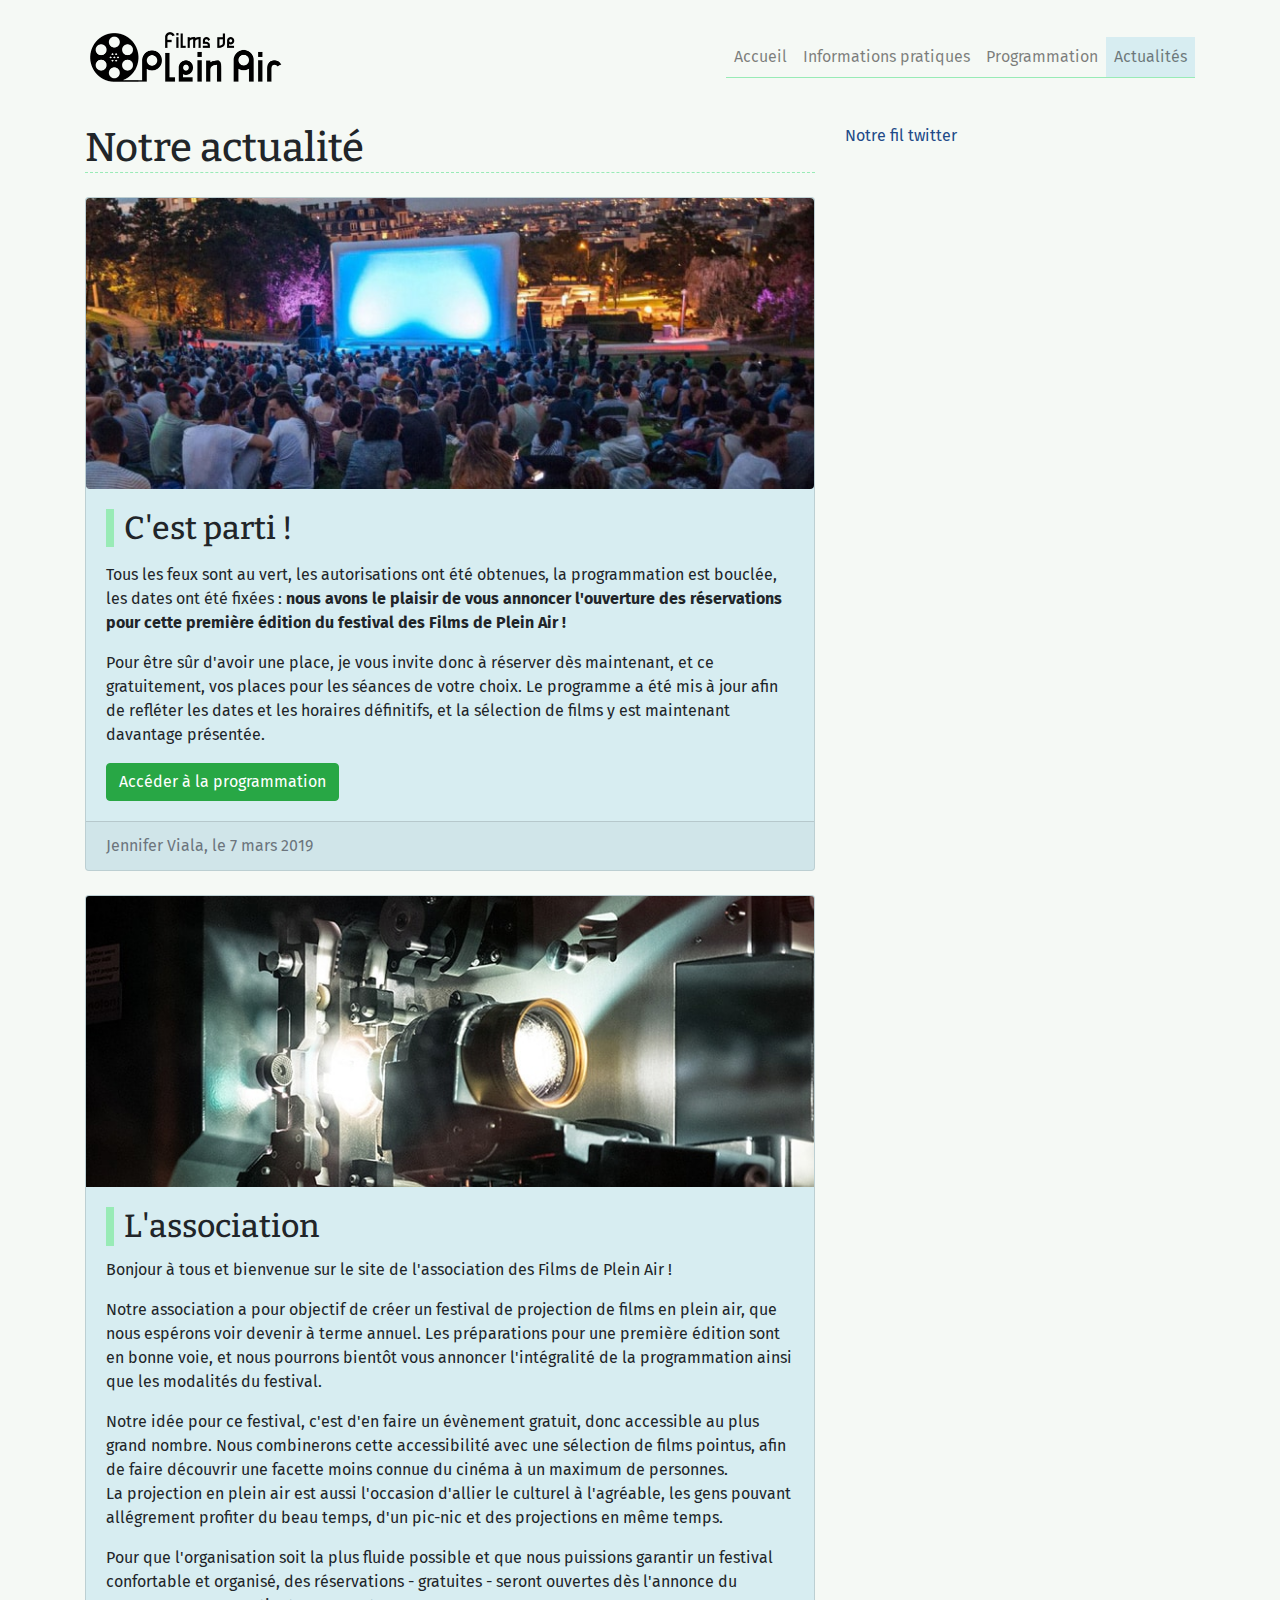
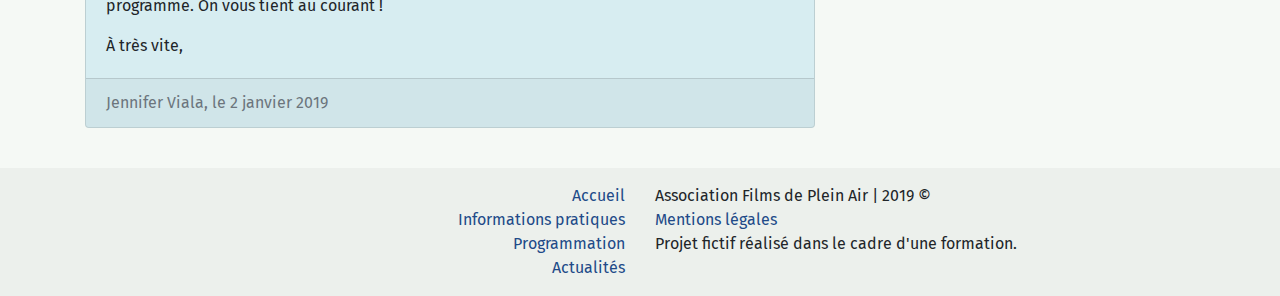
<file: news.html>
<!DOCTYPE html>
<html lang="fr">

<head>
  <meta charset="utf-8">
  <meta name="viewport" content="width=device-width, initial-scale=1, shrink-to-fit=no">
  <title>Les Films de Plein Air - Actualités</title>
  <link href="css/bootstrap.min.css" rel="stylesheet">
  <link href="css/style.css" rel="stylesheet">
  <link href="https://fonts.googleapis.com/css?family=Bitter|Fira+Sans" rel="stylesheet">
  <link rel="stylesheet" href="https://use.fontawesome.com/releases/v5.7.2/css/all.css" integrity="sha384-fnmOCqbTlWIlj8LyTjo7mOUStjsKC4pOpQbqyi7RrhN7udi9RwhKkMHpvLbHG9Sr" crossorigin="anonymous">
  <link rel="apple-touch-icon" sizes="57x57" href="favicon/apple-icon-57x57.png">
  <link rel="apple-touch-icon" sizes="60x60" href="favicon/apple-icon-60x60.png">
  <link rel="apple-touch-icon" sizes="72x72" href="favicon/apple-icon-72x72.png">
  <link rel="apple-touch-icon" sizes="76x76" href="favicon/apple-icon-76x76.png">
  <link rel="apple-touch-icon" sizes="114x114" href="favicon/apple-icon-114x114.png">
  <link rel="apple-touch-icon" sizes="120x120" href="favicon/apple-icon-120x120.png">
  <link rel="apple-touch-icon" sizes="144x144" href="favicon/apple-icon-144x144.png">
  <link rel="apple-touch-icon" sizes="152x152" href="favicon/apple-icon-152x152.png">
  <link rel="apple-touch-icon" sizes="180x180" href="favicon/apple-icon-180x180.png">
  <link rel="icon" type="image/png" sizes="192x192" href="favicon/android-icon-192x192.png">
  <link rel="icon" type="image/png" sizes="32x32" href="favicon/favicon-32x32.png">
  <link rel="icon" type="image/png" sizes="96x96" href="favicon/favicon-96x96.png">
  <link rel="icon" type="image/png" sizes="16x16" href="favicon/favicon-16x16.png">
  <link rel="manifest" href="favicon/manifest.json">
  <meta name="msapplication-TileColor" content="#ffffff">
  <meta name="msapplication-TileImage" content="favicon/ms-icon-144x144.png">
  <meta name="theme-color" content="#ffffff">
</head>

<body>

  <!-- Navigation -->
  <nav class="navbar navbar-expand-lg navbar-light mt-3">
    <div class="container">
      <a class="navbar-brand nomSite" href="index.html"><img class="img-fluid rounded" width="200" src="img/logo.png" alt="Projection festival"></a>
      <button class="navbar-toggler" type="button" data-toggle="collapse" data-target="#navbarResponsive" aria-controls="navbarResponsive" aria-expanded="false" aria-label="Toggle navigation">
        <span class="navbar-toggler-icon"></span>
      </button>
      <div class="collapse navbar-collapse" id="navbarResponsive">
        <ul class="navbar-nav ml-auto">
          <li class="nav-item active">
            <a class="nav-link" href="index.html">Accueil</a>
          </li>
          <li class="nav-item">
            <a class="nav-link" href="infos.html">Informations pratiques
              <span class="sr-only">(actuelle)</span>
            </a>
          </li>
          <li class="nav-item">
            <a class="nav-link" href="prog.html">Programmation</a>
          </li>
          <li class="nav-item lienactif pl-lg-0 pl-2">
            <a class="nav-link" href="news.html">Actualités</a>
          </li>
        </ul>
      </div>
    </div>
  </nav>

  <!-- Container principal -->
  <div class="container">

    <div class="row">

      <!-- Colonne gauche -->
      <div class="col-md-8">

        <!-- Titre page -->
        <h1 class="my-4">
          Notre actualité
        </h1>

        <!-- News 1 -->
        <article class="card mb-4">
          <img class="card-img-top rounded" src="img/fest.jpg" alt="Festival en plein air">
          <div class="card-body">
            <h2 class="card-title">C'est parti !</h2>
            <div class="card-text mt-3">
              <p>
                Tous les feux sont au vert, les autorisations ont été obtenues, la programmation est bouclée, les dates ont été fixées : <strong>nous avons le plaisir de vous annoncer l'ouverture des réservations pour cette première édition du
                  festival des Films de Plein Air !</strong>
              </p>
              <p>
                Pour être sûr d'avoir une place, je vous invite donc à réserver dès maintenant, et ce gratuitement, vos places pour les séances de votre choix. Le programme a été mis à jour afin de refléter les dates et les horaires définitifs, et
                la sélection de films y est maintenant davantage présentée.
              </p>
            </div>
            <a href="prog.html" class="btn btn-success">Accéder à la programmation</a>
          </div>
          <div class="card-footer text-muted">
            Jennifer Viala, le 7 mars 2019
          </div>
        </article>

        <!-- News 2 -->
        <article class="card mb-4">
          <img class="card-img-top" src="img/cinema.jpg" alt="Matériel de projection">
          <div class="card-body">
            <h2 class="card-title">L'association</h2>
            <div class="card-text">
              <p>
                Bonjour à tous et bienvenue sur le site de l'association des Films de Plein Air !
              </p>
              <p>
                Notre association a pour objectif de créer un festival de projection de films en plein air, que nous espérons voir devenir à terme annuel.
                Les préparations pour une première édition sont en bonne voie, et nous pourrons bientôt vous annoncer l'intégralité de la programmation ainsi que les modalités du festival.
              </p>
              <p>
                Notre idée pour ce festival, c'est d'en faire un évènement gratuit, donc accessible au plus grand nombre. Nous combinerons cette accessibilité avec une sélection de films pointus, afin de faire découvrir une facette moins connue du
                cinéma à un maximum de personnes.<br />
                La projection en plein air est aussi l'occasion d'allier le culturel à l'agréable, les gens pouvant allégrement profiter du beau temps, d'un pic-nic et des projections en même temps.
              </p>
              <p>
                Pour que l'organisation soit la plus fluide possible et que nous puissions garantir un festival confortable et organisé, des réservations - gratuites - seront ouvertes dès l'annonce du programme. On vous tient au courant !
              </p>
              À très vite,
            </div>
          </div>
          <div class="card-footer text-muted">
            Jennifer Viala, le 2 janvier 2019
          </div>
        </article>

      </div>

      <!-- Colonne droite -->
      <div class="col-md-4">

        <!-- Fil d'actu twitter -->
        <aside class="my-4">
          <a class="twitter-timeline" data-lang="fr" data-height="700" data-link-color="#19CF86" href="https://twitter.com/etrangefestival?ref_src=twsrc%5Etfw">Notre fil twitter</a>
          <script async src="https://platform.twitter.com/widgets.js" charset="utf-8"></script>
        </aside>

      </div>

    </div>


  </div>

  <!-- /container -->


  <!-- footer -->
  <div class="container-fluid">
    <footer class="row px-3 pt-3 mt-3">
      <div class="col-sm-6 text-right d-none d-sm-block">
        <ul class="list-unstyled">
          <li>
            <a href="index.html">Accueil</a>
          </li>
          <li>
            <a href="infos.html">Informations pratiques</a>
          </li>
          <li>
            <a href="prog.html">Programmation</a>
          </li>
          <li>
            <a href="news.html">Actualités</a>
          </li>
        </ul>
      </div>
      <div class="col-sm-6">
        <ul class="list-unstyled">
          <li>
            Association Films de Plein Air | 2019 ©
          </li>
          <li>
            <a href="http://www.facebook.com" target="_blank"><i class="lead fab fa-facebook-square"></i></a>
            <a href="http://www.instagram.com" target="_blank"><i class="lead fab fa-instagram"></i></a>
            <a href="http://www.twitter.com" target="_blank"><i class="lead fab fa-twitter"></i></a>
          </li>
          <li>
            <a href="mentions.html">Mentions légales</a>
          </li>
          <li>
            Projet fictif réalisé dans le cadre d'une formation.
          </li>
        </ul>
      </div>
    </footer>
  </div>

  <!-- JS bootstrap et jquery -->
  <script src="js/jquery.min.js"></script>
  <script src="js/bootstrap.bundle.min.js"></script>

</body>

</html>
</file>
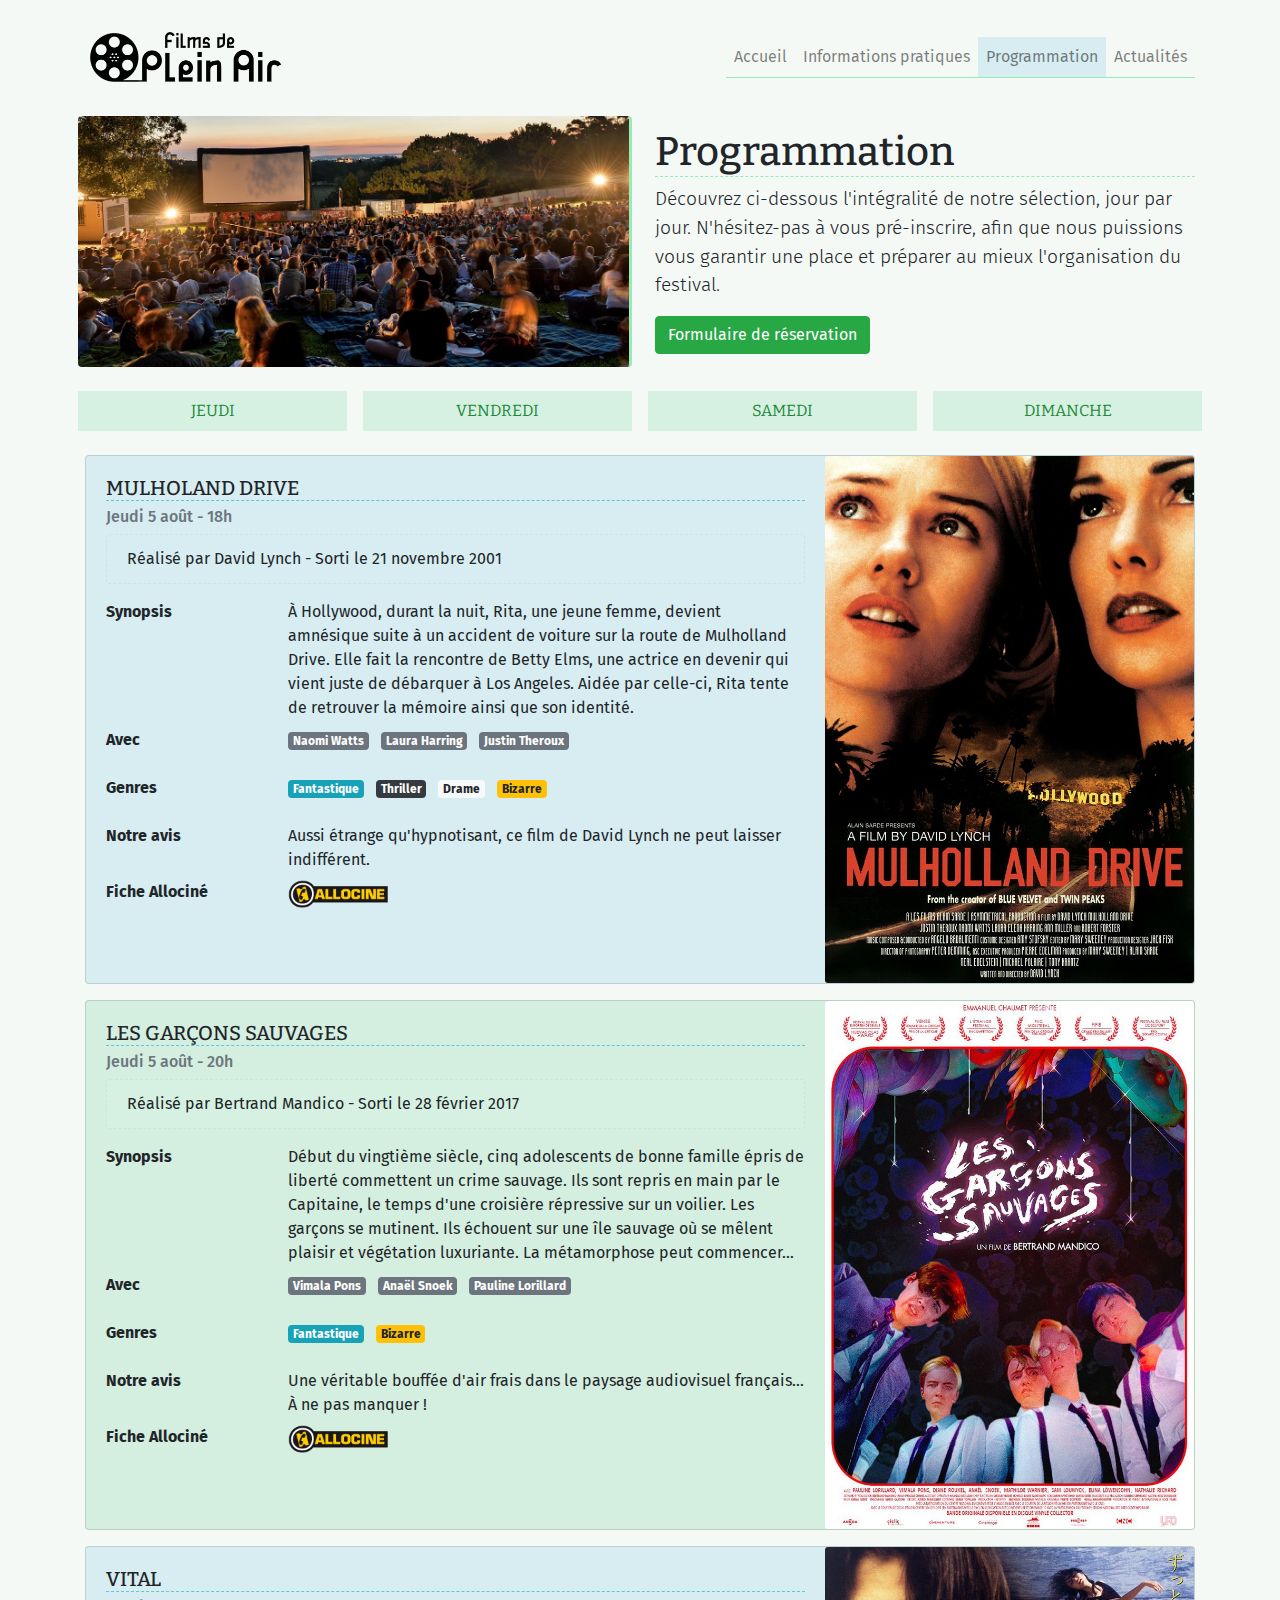
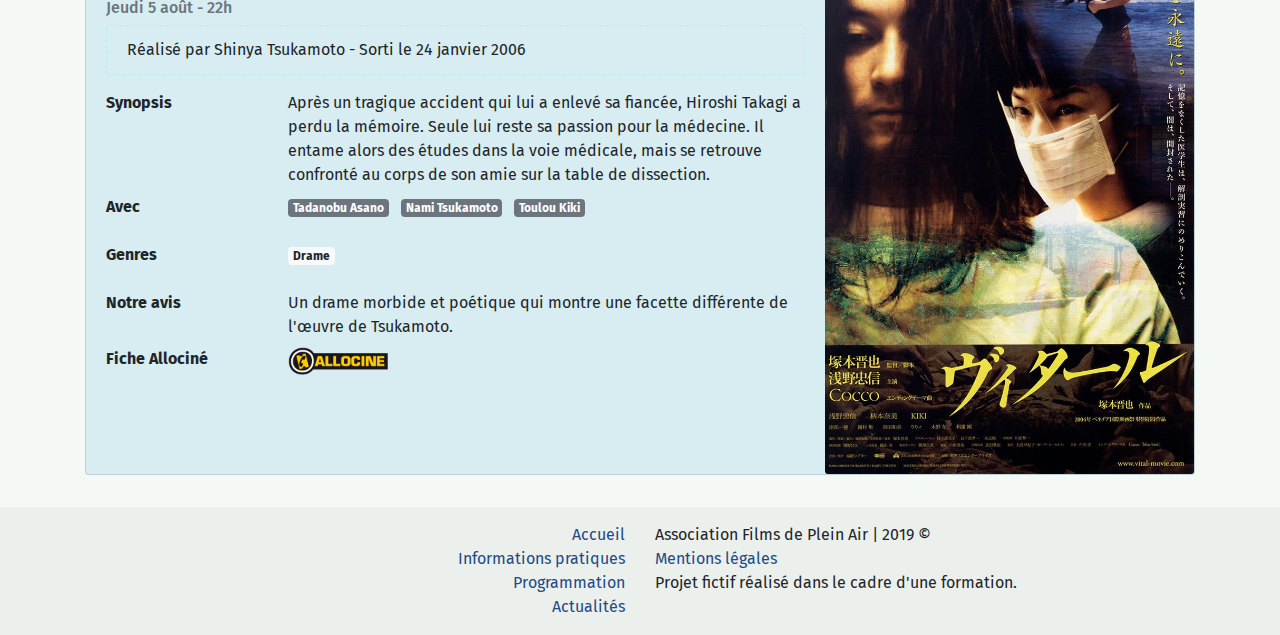
<file: prog.html>
<!DOCTYPE html>
<html lang="fr">

<head>
  <meta charset="utf-8">
  <meta name="viewport" content="width=device-width, initial-scale=1, shrink-to-fit=no">
  <title>Les Films de Plein Air - Programmation</title>
  <link href="css/bootstrap.min.css" rel="stylesheet">
  <link href="css/style.css" rel="stylesheet">
  <link href="https://fonts.googleapis.com/css?family=Bitter|Fira+Sans" rel="stylesheet">
  <link rel="stylesheet" href="https://use.fontawesome.com/releases/v5.7.2/css/all.css" integrity="sha384-fnmOCqbTlWIlj8LyTjo7mOUStjsKC4pOpQbqyi7RrhN7udi9RwhKkMHpvLbHG9Sr" crossorigin="anonymous">
  <link rel="apple-touch-icon" sizes="57x57" href="favicon/apple-icon-57x57.png">
  <link rel="apple-touch-icon" sizes="60x60" href="favicon/apple-icon-60x60.png">
  <link rel="apple-touch-icon" sizes="72x72" href="favicon/apple-icon-72x72.png">
  <link rel="apple-touch-icon" sizes="76x76" href="favicon/apple-icon-76x76.png">
  <link rel="apple-touch-icon" sizes="114x114" href="favicon/apple-icon-114x114.png">
  <link rel="apple-touch-icon" sizes="120x120" href="favicon/apple-icon-120x120.png">
  <link rel="apple-touch-icon" sizes="144x144" href="favicon/apple-icon-144x144.png">
  <link rel="apple-touch-icon" sizes="152x152" href="favicon/apple-icon-152x152.png">
  <link rel="apple-touch-icon" sizes="180x180" href="favicon/apple-icon-180x180.png">
  <link rel="icon" type="image/png" sizes="192x192" href="favicon/android-icon-192x192.png">
  <link rel="icon" type="image/png" sizes="32x32" href="favicon/favicon-32x32.png">
  <link rel="icon" type="image/png" sizes="96x96" href="favicon/favicon-96x96.png">
  <link rel="icon" type="image/png" sizes="16x16" href="favicon/favicon-16x16.png">
  <link rel="manifest" href="favicon/manifest.json">
  <meta name="msapplication-TileColor" content="#ffffff">
  <meta name="msapplication-TileImage" content="favicon/ms-icon-144x144.png">
  <meta name="theme-color" content="#ffffff">
</head>

<body>

  <!-- Navigation -->
  <nav class="navbar navbar-expand-lg navbar-light mt-3">
    <div class="container">
      <a class="navbar-brand nomSite" href="index.html"><img class="img-fluid rounded" width="200" src="img/logo.png" alt="Projection festival"></a>
      <button class="navbar-toggler" type="button" data-toggle="collapse" data-target="#navbarResponsive" aria-controls="navbarResponsive" aria-expanded="false" aria-label="Toggle navigation">
        <span class="navbar-toggler-icon"></span>
      </button>
      <div class="collapse navbar-collapse" id="navbarResponsive">
        <ul class="navbar-nav ml-auto">
          <li class="nav-item">
            <a class="nav-link" href="index.html">Accueil</a>
          </li>
          <li class="nav-item">
            <a class="nav-link" href="infos.html">Informations pratiques</a>
          </li>
          <li class="nav-item active">
            <a class="nav-link lienactif pl-2" href="prog.html">Programmation</a>
            <span class="sr-only">(current)</span>
          </li>
          <li class="nav-item">
            <a class="nav-link" href="news.html">Actualités</a>
          </li>
        </ul>
      </div>
    </div>
  </nav>

  <!-- Container principal -->
  <div class="container">

    <!-- Accroche site -->
    <section class="row align-items-center mt-2">
      <div class="col-lg-6 p-2">
        <img class="img-fluid rounded parcImg" src="img/pleinair.jpg" alt="Projection en plein air">
      </div>
      <div class="col-lg-6">
        <h1>Programmation</h1>
        <p class="lead">
          Découvrez ci-dessous l'intégralité de notre sélection, jour par jour.
          N'hésitez-pas à vous pré-inscrire, afin que nous puissions vous garantir une place et préparer au mieux l'organisation du festival.
        </p>
        <button type="button" class="btn btn-success" data-toggle="modal" data-target=".formulaire-resa">Formulaire de réservation</button>
      </div>
    </section>

    <!-- Le formulaire -->
    <div class="modal fade formulaire-resa" tabindex="-1" role="dialog" aria-labelledby="myLargeModalLabel" aria-hidden="true">
      <div class="modal-dialog modal-lg">
        <div class="modal-content">
          <div class="modal-header">
            <h2 class="modal-title" id="exampleModalLabel">Formulaire de réservation</h2>
            <button type="button" class="close" data-dismiss="modal" aria-label="Close">
              <span aria-hidden="true">&times;</span></button>
          </div>
          <div class="modal-body">
            <a title="Logiciel billetterie en ligne" href="https://weezevent.com/?c=sys_widget" class="weezevent-widget-integration" target="_blank" data-src="https://www.weezevent.com/widget_billeterie.php?id_evenement=429982&lg_billetterie=1&code=25299&width_auto=1&color_primary=218838"
              data-width="650" data-height="600" data-id="429982" data-resize="1" data-width_auto="1" data-noscroll="0" data-nopb="0">Billetterie Weezevent</a>
            <script type="text/javascript" src="https://www.weezevent.com/js/widget/min/widget.min.js"></script>
          </div>
        </div>
      </div>
    </div>



    <!-- Le programme -->
    <div class="selection_jour">
      <ul class="row nav text-uppercase text-center mt-2" id="myTab" role="tablist">
        <li class="col-sm-3 col-6 nav-item p-2">
          <a class="nav-link active" id="nav-jeudi-tab" data-toggle="tab" href="#nav-jeudi" role="tab" aria-controls="nav-jeudi" aria-selected="true">Jeudi</a>
        </li>
        <li class="col-sm-3 col-6 nav-item p-2">
          <a class="nav-link" id="nav-vendredi-tab" data-toggle="tab" href="#nav-vendredi" role="tab" aria-controls="nav-vendredi" aria-selected="false">Vendredi</a>
        </li>
        <li class="col-sm-3 col-6 nav-item p-2">
          <a class="nav-link" id="nav-samedi-tab" data-toggle="tab" href="#nav-samedi" role="tab" aria-controls="nav-samedi" aria-selected="false">Samedi</a>
        </li>
        <li class="col-sm-3 col-6 nav-item p-2">
          <a class="nav-link" id="nav-dimanche-tab" data-toggle="tab" href="#nav-dimanche" role="tab" aria-controls="nav-dimanche" aria-selected="false">Dimanche</a>
        </li>
      </ul>
    </div>

    <!-- Contenant du programme -->
    <div class="tab-content" id="nav-tabContent">

      <!-- JEUDI -->
      <div class="tab-pane fade show active" id="nav-jeudi" role="tabpanel" aria-labelledby="nav-jeudi-tab">
        <div class="row mt-3">
          <div class="col-12">
            <div class="card mb-3">
              <div class="row no-gutters">
                <div class="col-md-8">
                  <div class="card-body">
                    <h5 class="card-title text-uppercase">Mulholand Drive</h5>
                    <h6 class="card-subtitle mb-2 text-muted">Jeudi 5 août - 18h</h6>
                    <div class="alert alert-bleue" role="alert">
                      Réalisé par David Lynch - Sorti le 21 novembre 2001
                    </div>
                    <dl class="row">
                      <dt class="col-sm-3">Synopsis</dt>
                      <dd class="col-sm-9">
                        À Hollywood, durant la nuit, Rita, une jeune femme, devient amnésique suite à un accident de voiture sur la route de Mulholland Drive. Elle fait la rencontre de Betty Elms, une actrice en devenir qui vient juste de débarquer
                        à Los Angeles. Aidée par celle-ci, Rita tente de retrouver la mémoire ainsi que son identité.
                      </dd>
                      <dt class="col-sm-3">Avec</dt>
                      <dd class="col-sm-9">
                        <ul class="list-inline">
                          <li class="list-inline-item badge badge-secondary">Naomi Watts</li>
                          <li class="list-inline-item badge badge-secondary">Laura Harring</li>
                          <li class="list-inline-item badge badge-secondary">Justin Theroux</li>
                        </ul>
                      </dd>
                      <dt class="col-sm-3">Genres</dt>
                      <dd class="col-sm-9">
                        <ul class="list-inline">
                          <li class="list-inline-item badge badge-info">Fantastique</li>
                          <li class="list-inline-item badge badge-dark">Thriller</li>
                          <li class="list-inline-item badge badge-light">Drame</li>
                          <li class="list-inline-item badge badge-warning">Bizarre</li>
                        </ul>
                      </dd>
                      <dt class="col-sm-3">Notre avis</dt>
                      <dd class="col-sm-9">
                        Aussi étrange qu'hypnotisant, ce film de David Lynch ne peut laisser indifférent.
                      </dd>
                      <dt class="col-sm-3">Fiche Allociné</dt>
                      <dd class="col-sm-9">
                        <a href="http://www.allocine.fr/film/fichefilm_gen_cfilm=28682.html" target="_blank"><img src="img/logo-allocine.png" width="100" alt="Fiche Allociné"></a>
                      </dd>
                    </dl>
                  </div>
                </div>
                <div class="col-md-4 m-auto">
                  <img src="films/mulholand-affiche.jpg" class="card-img" alt="Affiche Mulholand Drive">
                </div>
              </div>
            </div>
          </div>

          <div class="col-12">
            <div class="card carte-verte mb-3">
              <div class="row no-gutters">
                <div class="col-md-8">
                  <div class="card-body">
                    <h5 class="card-title text-uppercase">Les Garçons Sauvages</h5>
                    <h6 class="card-subtitle mb-2 text-muted">Jeudi 5 août - 20h</h6>
                    <div class="alert alert-verte" role="alert">
                      Réalisé par Bertrand Mandico - Sorti le 28 février 2017
                    </div>
                    <dl class="row">
                      <dt class="col-sm-3">Synopsis</dt>
                      <dd class="col-sm-9">
                        Début du vingtième siècle, cinq adolescents de bonne famille épris de liberté commettent un crime sauvage. Ils sont repris en main par le Capitaine, le temps d'une croisière répressive sur un voilier. Les garçons se mutinent.
                        Ils échouent sur une île sauvage où se mêlent plaisir et végétation luxuriante. La métamorphose peut commencer…
                      </dd>
                      <dt class="col-sm-3">Avec</dt>
                      <dd class="col-sm-9">
                        <ul class="list-inline">
                          <li class="list-inline-item badge badge-secondary">Vimala Pons</li>
                          <li class="list-inline-item badge badge-secondary">Anaël Snoek</li>
                          <li class="list-inline-item badge badge-secondary">Pauline Lorillard</li>
                        </ul>
                      </dd>
                      <dt class="col-sm-3">Genres</dt>
                      <dd class="col-sm-9">
                        <ul class="list-inline">
                          <li class="list-inline-item badge badge-info">Fantastique</li>
                          <li class="list-inline-item badge badge-warning">Bizarre</li>
                        </ul>
                      </dd>
                      <dt class="col-sm-3">Notre avis</dt>
                      <dd class="col-sm-9">
                        Une véritable bouffée d'air frais dans le paysage audiovisuel français... À ne pas manquer !
                      </dd>
                      <dt class="col-sm-3">Fiche Allociné</dt>
                      <dd class="col-sm-9">
                        <a href="http://www.allocine.fr/film/fichefilm_gen_cfilm=246506.html" target="_blank"><img src="img/logo-allocine.png" width="100" alt="Fiche Allociné"></a>
                      </dd>
                    </dl>
                  </div>
                </div>
                <div class="col-md-4 m-auto">
                  <img src="films/garcons-affiche.jpg" class="card-img" alt="Affiche Les Garçons Sauvages">
                </div>
              </div>
            </div>
          </div>

          <div class="col-12">
            <div class="card mb-3">
              <div class="row no-gutters">
                <div class="col-md-8">
                  <div class="card-body">
                    <h5 class="card-title text-uppercase">Vital</h5>
                    <h6 class="card-subtitle mb-2 text-muted">Jeudi 5 août - 22h</h6>
                    <div class="alert alert-bleue" role="alert">
                      Réalisé par Shinya Tsukamoto - Sorti le 24 janvier 2006
                    </div>
                    <dl class="row">
                      <dt class="col-sm-3">Synopsis</dt>
                      <dd class="col-sm-9">
                        Après un tragique accident qui lui a enlevé sa fiancée, Hiroshi Takagi a perdu la mémoire. Seule lui reste sa passion pour la médecine. Il entame alors des études dans la voie médicale, mais se retrouve confronté au corps de
                        son amie sur la table de dissection.
                      </dd>
                      <dt class="col-sm-3">Avec</dt>
                      <dd class="col-sm-9">
                        <ul class="list-inline">
                          <li class="list-inline-item badge badge-secondary">Tadanobu Asano</li>
                          <li class="list-inline-item badge badge-secondary">Nami Tsukamoto</li>
                          <li class="list-inline-item badge badge-secondary">Toulou Kiki</li>
                        </ul>
                      </dd>
                      <dt class="col-sm-3">Genres</dt>
                      <dd class="col-sm-9">
                        <ul class="list-inline">
                          <li class="list-inline-item badge badge-light">Drame</li>
                        </ul>
                      </dd>
                      <dt class="col-sm-3">Notre avis</dt>
                      <dd class="col-sm-9">
                        Un drame morbide et poétique qui montre une facette différente de l'œuvre de Tsukamoto.
                      </dd>
                      <dt class="col-sm-3">Fiche Allociné</dt>
                      <dd class="col-sm-9">
                        <a href="http://www.allocine.fr/film/fichefilm_gen_cfilm=58288.html" target="_blank"><img src="img/logo-allocine.png" width="100" alt="Fiche Allociné"></a>
                      </dd>
                    </dl>
                  </div>
                </div>
                <div class="col-md-4 m-auto">
                  <img src="films/vital-affiche.jpg" class="card-img" alt="Affiche Vital">
                </div>
              </div>
            </div>
          </div>
        </div>
      </div>

      <!-- VENDREDI -->
      <div class="tab-pane fade" id="nav-vendredi" role="tabpanel" aria-labelledby="nav-vendredi-tab">
        <div class="row mt-3">

          <div class="col-12">
            <div class="card mb-3">
              <div class="row no-gutters">
                <div class="col-md-8">
                  <div class="card-body">
                    <h5 class="card-title text-uppercase">Clerks</h5>
                    <h6 class="card-subtitle mb-2 text-muted">Vendredi 6 août - 18h</h6>
                    <div class="alert alert-bleue" role="alert">
                      Réalisé par Kevin Smith - Sorti en 1994
                    </div>
                    <dl class="row">
                      <dt class="col-sm-3">Synopsis</dt>
                      <dd class="col-sm-9">
                        Dante est caissier dans une épicerie du New Jersey. Randal est employé dans le vidéo-club voisin. Les deux amis débattent regulièrement des sujets les plus divers. Et parfois, la routine laisse place à des journées pour le
                        moins étonnantes...
                      </dd>
                      <dt class="col-sm-3">Avec</dt>
                      <dd class="col-sm-9">
                        <ul class="list-inline">
                          <li class="list-inline-item badge badge-secondary">Brian O'Halloran</li>
                          <li class="list-inline-item badge badge-secondary">Jeff Anderson</li>
                          <li class="list-inline-item badge badge-secondary">Jason Mewes</li>
                        </ul>
                      </dd>
                      <dt class="col-sm-3">Genre</dt>
                      <dd class="col-sm-9">
                        <ul class="list-inline">
                          <li class="list-inline-item badge badge-success">Comédie</li>
                        </ul>
                      </dd>
                      <dt class="col-sm-3">Notre avis</dt>
                      <dd class="col-sm-9">
                        Une comédie décapatante qui marque le début de carrière de Kevin Smith et pose toutes les bases de son humour.
                      </dd>
                      <dt class="col-sm-3">Fiche Allociné</dt>
                      <dd class="col-sm-9">
                        <a href="http://www.allocine.fr/film/fichefilm_gen_cfilm=10141.html" target="_blank"><img src="img/logo-allocine.png" width="100" alt="Fiche Allociné"></a>
                      </dd>
                    </dl>
                  </div>
                </div>
                <div class="col-md-4 m-auto">
                  <img src="films/clerks-affiche.jpg" class="card-img" alt="Affiche Clerks">
                </div>
              </div>
            </div>
          </div>

          <div class="col-12">
            <div class="card carte-verte mb-3">
              <div class="row no-gutters">
                <div class="col-md-8">
                  <div class="card-body">
                    <h5 class="card-title text-uppercase">L'Au-delà</h5>
                    <h6 class="card-subtitle mb-2 text-muted">Vendredi 6 août - 20h</h6>
                    <div class="alert alert-verte" role="alert">
                      Réalisé par Lucio Fulci - Sorti en 1981
                    </div>
                    <dl class="row">
                      <dt class="col-sm-3">Synopsis</dt>
                      <dd class="col-sm-9">
                        Une jeune femme hérite d'un hôtel dans la Nouvelle Orléans. Alors qu'elle entreprend des travaux de rénovation, des phénomènes étranges font de sa vie un véritable enfer.
                      </dd>
                      <dt class="col-sm-3">Avec</dt>
                      <dd class="col-sm-9">
                        <ul class="list-inline">
                          <li class="list-inline-item badge badge-secondary">Catriona MacColl</li>
                          <li class="list-inline-item badge badge-secondary">David Warbeck</li>
                          <li class="list-inline-item badge badge-secondary">Cinzia Monreale</li>
                        </ul>
                      </dd>
                      <dt class="col-sm-3">Genre</dt>
                      <dd class="col-sm-9">
                        <ul class="list-inline">
                          <li class="list-inline-item badge badge-danger">Horreur</li>
                        </ul>
                      </dd>
                      <dt class="col-sm-3">Notre avis</dt>
                      <dd class="col-sm-9">
                        Un grand classique du cinéma gore italien ! Aussi beau qu'il en est graphiquement très violent...
                      </dd>
                      <dt class="col-sm-3">Fiche Allociné</dt>
                      <dd class="col-sm-9">
                        <a href="http://www.allocine.fr/film/fichefilm_gen_cfilm=49613.html" target="_blank"><img src="img/logo-allocine.png" width="100" alt="Fiche Allociné"></a>
                      </dd>
                    </dl>
                  </div>
                </div>
                <div class="col-md-4 m-auto">
                  <img src="films/beyond-affiche.jpg" class="card-img" alt="Affiche L'Au-delà">
                </div>
              </div>
            </div>
          </div>

          <div class="col-12">
            <div class="card mb-3">
              <div class="row no-gutters">
                <div class="col-md-8">
                  <div class="card-body">
                    <h5 class="card-title text-uppercase">Seul contre tous</h5>
                    <h6 class="card-subtitle mb-2 text-muted">Vendredi 6 août - 22h</h6>
                    <div class="alert alert-bleue" role="alert">
                      Réalisé par Gaspar Noé - Sorti le 17 février 1999
                    </div>
                    <dl class="row">
                      <dt class="col-sm-3">Synopsis</dt>
                      <dd class="col-sm-9">
                        La dérive d'un ex-boucher chevalin, d'abord à Lille, puis à Paris où il s'installe à l'hôtel de l'Avenir et tente de refaire sa vie. Peu à peu, il se replie sur lui-même. Sans un sou et avec pour seul compagnon un révolver
                        chargé de trois balles, il ne voit plus clairement quel est le moteur de sa vie. Au bout du tunnel, l'imprévu surgit toujours.
                      </dd>
                      <dt class="col-sm-3">Avec</dt>
                      <dd class="col-sm-9">
                        <ul class="list-inline">
                          <li class="list-inline-item badge badge-secondary">Philippe Nahon</li>
                          <li class="list-inline-item badge badge-secondary">Blandine Lenoir</li>
                          <li class="list-inline-item badge badge-secondary">Frankie Pain</li>
                        </ul>
                      </dd>
                      <dt class="col-sm-3">Genre</dt>
                      <dd class="col-sm-9">
                        <ul class="list-inline">
                          <li class="list-inline-item badge badge-light">Drame</li>
                        </ul>
                      </dd>
                      <dt class="col-sm-3">Notre avis</dt>
                      <dd class="col-sm-9">
                        Ce premier long-métrage de Gaspar Noé est une vraie claque qui ne peut tout simplement pas laisser indifférent. Attention, le moral en prend un coup...
                      </dd>
                      <dt class="col-sm-3">Fiche Allociné</dt>
                      <dd class="col-sm-9">
                        <a href="http://www.allocine.fr/film/fichefilm_gen_cfilm=105494.html" target="_blank"><img src="img/logo-allocine.png" width="100" alt="Fiche Allociné"></a>
                      </dd>
                    </dl>
                  </div>
                </div>
                <div class="col-md-4 m-auto">
                  <img src="films/seulcontretous-affiche.jpg" class="card-img" alt="Affiche Seul contre tous">
                </div>
              </div>
            </div>
          </div>

        </div>
      </div>

      <!-- SAMEDI -->
      <div class="tab-pane fade" id="nav-samedi" role="tabpanel" aria-labelledby="nav-samedi-tab">
        <div class="row mt-3">
          <div class="col-12">
            <div class="card mb-3">
              <div class="row no-gutters">
                <div class="col-md-8">
                  <div class="card-body">
                    <h5 class="card-title text-uppercase">L'Île aux Chiens</h5>
                    <h6 class="card-subtitle mb-2 text-muted">Samedi 7 août - 18h</h6>
                    <div class="alert alert-bleue" role="alert">
                      Réalisé par Wes Anderson - Sorti le 11 avril 2018
                    </div>
                    <dl class="row">
                      <dt class="col-sm-3">Synopsis</dt>
                      <dd class="col-sm-9">
                        En raison d’une épidémie de grippe canine, le maire de Megasaki ordonne la mise en quarantaine de tous les chiens de la ville, envoyés sur une île qui devient alors l’Ile aux Chiens. Le jeune Atari, 12 ans, vole un avion et
                        se rend sur l’île pour rechercher son fidèle compagnon, Spots. Aidé par une bande de cinq chiens intrépides et attachants, il découvre une conspiration qui menace la ville.
                      </dd>
                      <dt class="col-sm-3">Doubleurs</dt>
                      <dd class="col-sm-9">
                        <ul class="list-inline">
                          <li class="list-inline-item badge badge-secondary">Bryan Cranston</li>
                          <li class="list-inline-item badge badge-secondary">Edward Norton</li>
                          <li class="list-inline-item badge badge-secondary">Jeff Goldblum</li>
                        </ul>
                      </dd>
                      <dt class="col-sm-3">Genre</dt>
                      <dd class="col-sm-9">
                        <ul class="list-inline">
                          <li class="list-inline-item badge badge-primary">Aventure</li>
                        </ul>
                      </dd>
                      <dt class="col-sm-3">Notre avis</dt>
                      <dd class="col-sm-9">
                        Aussi beau que brillant et bien écrit, ce dernier film de Wes Anderson est rapidement devenu un incontournable du cinéma d'animation !
                      </dd>
                      <dt class="col-sm-3">Fiche Allociné</dt>
                      <dd class="col-sm-9">
                        <a href="http://www.allocine.fr/film/fichefilm_gen_cfilm=241680.html" target="_blank"><img src="img/logo-allocine.png" width="100" alt="Fiche Allociné"></a>
                      </dd>
                    </dl>
                  </div>
                </div>
                <div class="col-md-4 m-auto">
                  <img src="films/chiens-affiche.jpg" class="card-img" alt="Affiche L'île aux Chiens">
                </div>
              </div>
            </div>
          </div>

          <div class="col-12">
            <div class="card carte-verte mb-3">
              <div class="row no-gutters">
                <div class="col-md-8">
                  <div class="card-body">
                    <h5 class="card-title text-uppercase">Suspiria</h5>
                    <h6 class="card-subtitle mb-2 text-muted">Samedi 7 août - 20h</h6>
                    <div class="alert alert-verte" role="alert">
                      Réalisé par Dario Argento - Sorti le 18 mai 1977
                    </div>
                    <dl class="row">
                      <dt class="col-sm-3">Synopsis</dt>
                      <dd class="col-sm-9">
                        Suzy, une jeune Américaine, débarque à Fribourg pour suivre des cours dans une académie de danse prestigieuse. À peine arrivée, l'atmosphère du lieu, étrange et inquiétante, surprend la jeune fille. Et c'est là qu'une jeune
                        élève est spectaculairement assassinée. Suzy apprend alors que l'académie était autrefois la demeure d'une terrible sorcière surnommée la Mère des Soupirs. Et si l'école était encore sous son emprise ?
                      </dd>
                      <dt class="col-sm-3">Avec</dt>
                      <dd class="col-sm-9">
                        <ul class="list-inline">
                          <li class="list-inline-item badge badge-secondary">Jessica Harper</li>
                          <li class="list-inline-item badge badge-secondary">Joan Bennett</li>
                          <li class="list-inline-item badge badge-secondary">Stefania Casini</li>
                        </ul>
                      </dd>
                      <dt class="col-sm-3">Genres</dt>
                      <dd class="col-sm-9">
                        <ul class="list-inline">
                          <li class="list-inline-item badge badge-danger">Horreur</li>
                          <li class="list-inline-item badge badge-dark">Thriller</li>
                        </ul>
                      </dd>
                      <dt class="col-sm-3">Notre avis</dt>
                      <dd class="col-sm-9">
                        Dario Argento nous présente ici son film le plus soigné : c'est un festival de sang et de couleurs. Mais la musique n'est pas en reste avec une excellente OST du groupe Goblin !
                      </dd>
                      <dt class="col-sm-3">Fiche Allociné</dt>
                      <dd class="col-sm-9">
                        <a href="http://www.allocine.fr/film/fichefilm_gen_cfilm=12704.html" target="_blank"><img src="img/logo-allocine.png" width="100" alt="Fiche Allociné"></a>
                      </dd>
                    </dl>
                  </div>
                </div>
                <div class="col-md-4 m-auto">
                  <img src="films/suspiria-affiche.jpg" class="card-img" alt="Affiche Suspiria">
                </div>
              </div>
            </div>
          </div>

          <div class="col-12">
            <div class="card mb-3">
              <div class="row no-gutters">
                <div class="col-md-8">
                  <div class="card-body">
                    <h5 class="card-title text-uppercase">L'Antre de la folie</h5>
                    <h6 class="card-subtitle mb-2 text-muted">Samedi 7 août - 22h</h6>
                    <div class="alert alert-bleue" role="alert">
                      Réalisé par John Carpenter - Sorti le 8 février 1995
                    </div>
                    <dl class="row">
                      <dt class="col-sm-3">Synopsis</dt>
                      <dd class="col-sm-9">
                        Pour retrouver un auteur de best-sellers d'épouvante brusquement disparu, John Trent, détéctive, va pénétrer dans l'univers romanesque et épouvantable de l'écrivain.
                      </dd>
                      <dt class="col-sm-3">Avec</dt>
                      <dd class="col-sm-9">
                        <ul class="list-inline">
                          <li class="list-inline-item badge badge-secondary">Sam Neill</li>
                          <li class="list-inline-item badge badge-secondary">Jürgen Prochnow</li>
                          <li class="list-inline-item badge badge-secondary">David Warner</li>
                        </ul>
                      </dd>
                      <dt class="col-sm-3">Genres</dt>
                      <dd class="col-sm-9">
                        <ul class="list-inline">
                          <li class="list-inline-item badge badge-danger">Horreur</li>
                          <li class="list-inline-item badge badge-dark">Thriller</li>
                        </ul>
                      </dd>
                      <dt class="col-sm-3">Notre avis</dt>
                      <dd class="col-sm-9">
                        Sans aucun doute l'une des plus pertinentes adaptations de Lovecraft au cinéma, et aussi l'un des derniers grands films du maître de l'horreur, John Carpenter !
                      </dd>
                      <dt class="col-sm-3">Fiche Allociné</dt>
                      <dd class="col-sm-9">
                        <a href="http://www.allocine.fr/film/fichefilm_gen_cfilm=11541.html" target="_blank"><img src="img/logo-allocine.png" width="100" alt="Fiche Allociné"></a>
                      </dd>
                    </dl>
                  </div>
                </div>
                <div class="col-md-4 m-auto">
                  <img src="films/antre-affiche.jpg" class="card-img" alt="Affiche L'Antre de la folie">
                </div>
              </div>
            </div>
          </div>
        </div>
      </div>

      <!-- DIMANCHE -->
      <div class="tab-pane fade" id="nav-dimanche" role="tabpanel" aria-labelledby="nav-dimanche-tab">
        <div class="row mt-3">
          <div class="col-12">
            <div class="card mb-3">
              <div class="row no-gutters">
                <div class="col-md-8">
                  <div class="card-body">
                    <h5 class="card-title text-uppercase">Hana-Bi</h5>
                    <h6 class="card-subtitle mb-2 text-muted">Dimanche 8 août - 18h</h6>
                    <div class="alert alert-bleue" role="alert">
                      Réalisé par Takeshi Kitano - Sorti le 5 novembre 1997
                    </div>
                    <dl class="row">
                      <dt class="col-sm-3">Synopsis</dt>
                      <dd class="col-sm-9">
                        Nishi est policier. Son épouse est atteinte d’un cancer en phase terminale. Suite à une fusillade son partenaire Horibe devient paraplégique et un autre de ses collègues est tué. Nishi démissionne alors afin de commettre un
                        casse pour rembourser d’importantes dettes contractées auprès des yakuzas et, finalement, chercher un sens à sa vie…
                      </dd>
                      <dt class="col-sm-3">Avec</dt>
                      <dd class="col-sm-9">
                        <ul class="list-inline">
                          <li class="list-inline-item badge badge-secondary">Takeshi Kitano</li>
                          <li class="list-inline-item badge badge-secondary">Tetsu Watanabe</li>
                          <li class="list-inline-item badge badge-secondary">Kayoko Kishimoto</li>
                        </ul>
                      </dd>
                      <dt class="col-sm-3">Genre</dt>
                      <dd class="col-sm-9">
                        <ul class="list-inline">
                          <li class="list-inline-item badge badge-light">Drame</li>
                        </ul>
                      </dd>
                      <dt class="col-sm-3">Notre avis</dt>
                      <dd class="col-sm-9">
                        Kitano au sommet de son art, avec toujours ce mélange de poésie et de violence parfaitement équilibré.
                      </dd>
                      <dt class="col-sm-3">Fiche Allociné</dt>
                      <dd class="col-sm-9">
                        <a href="http://www.allocine.fr/film/fichefilm_gen_cfilm=9279.html" target="_blank"><img src="img/logo-allocine.png" width="100" alt="Fiche Allociné"></a>
                      </dd>
                    </dl>
                  </div>
                </div>
                <div class="col-md-4 m-auto">
                  <img src="films/hanabi-affiche.jpg" class="card-img" alt="Affiche Hana-Bi">
                </div>
              </div>
            </div>
          </div>

          <div class="col-12">
            <div class="card carte-verte mb-3">
              <div class="row no-gutters">
                <div class="col-md-8">
                  <div class="card-body">
                    <h5 class="card-title text-uppercase">Videodrome</h5>
                    <h6 class="card-subtitle mb-2 text-muted">Dimanche 8 août - 20h</h6>
                    <div class="alert alert-verte" role="alert">
                      Réalisé par David Cronenberg - Sorti le 16 mai 1984
                    </div>
                    <dl class="row">
                      <dt class="col-sm-3">Synopsis</dt>
                      <dd class="col-sm-9">
                        Le patron d'une petite chaîne érotique sur le câble capte par hasard un mystérieux programme-pirate dénommé Vidéodrome, qui met en scène tortures et sévices sexuels. Son visionnage provoque peu à peu des hallucinations et
                        autres altérations physiques. La frontière entre réalité et univers télévisuel devient bien mince, et la folie guette...
                      </dd>
                      <dt class="col-sm-3">Avec</dt>
                      <dd class="col-sm-9">
                        <ul class="list-inline">
                          <li class="list-inline-item badge badge-secondary">James Woods</li>
                          <li class="list-inline-item badge badge-secondary">Sonja Smits</li>
                          <li class="list-inline-item badge badge-secondary">Deborah Harry</li>
                        </ul>
                      </dd>
                      <dt class="col-sm-3">Genres</dt>
                      <dd class="col-sm-9">
                        <ul class="list-inline">
                          <li class="list-inline-item badge badge-light">Horreur</li>
                          <li class="list-inline-item badge badge-info">Fantastique</li>
                        </ul>
                      </dd>
                      <dt class="col-sm-3">Notre avis</dt>
                      <dd class="col-sm-9">
                        Le maître du <i>body-horror</i> à son sommet. Un film intemporel et vertigineux.
                      </dd>
                      <dt class="col-sm-3">Fiche Allociné</dt>
                      <dd class="col-sm-9">
                        <a href="http://www.allocine.fr/film/fichefilm_gen_cfilm=6055.html" target="_blank"><img src="img/logo-allocine.png" width="100" alt="Fiche Allociné"></a>
                      </dd>
                    </dl>
                  </div>
                </div>
                <div class="col-md-4 m-auto">
                  <img src="films/videodrome-affiche.jpg" class="card-img" alt="Affiche Videodrome">
                </div>
              </div>
            </div>
          </div>

          <div class="col-12">
            <div class="card mb-3">
              <div class="row no-gutters">
                <div class="col-md-8">
                  <div class="card-body">
                    <h5 class="card-title text-uppercase">Possession</h5>
                    <h6 class="card-subtitle mb-2 text-muted">Dimanche 8 août - 22h</h6>
                    <div class="alert alert-bleue" role="alert">
                      Réalisé par Andrzej Zulawski - Sorti le 27 mai 1981
                    </div>
                    <dl class="row">
                      <dt class="col-sm-3">Synopsis</dt>
                      <dd class="col-sm-9">
                        Rentrant d'un long voyage, Marc retrouve à Berlin sa femme Anna et son fils, Bob. Mais rapidement, il se rend compte que le comportement de sa femme a changé. Prise de violentes crises, elle quitte le domicile. Lorsqu'elle
                        disparaît, Marc engage un détective qui découvre bientôt qu'Anna s'est réfugiée dans une étrange demeure où semble se cacher une créature surgie des
                        ténèbres.
                      </dd>
                      <dt class="col-sm-3">Avec</dt>
                      <dd class="col-sm-9">
                        <ul class="list-inline">
                          <li class="list-inline-item badge badge-secondary">Isabelle Adjani</li>
                          <li class="list-inline-item badge badge-secondary">Sam Neill</li>
                          <li class="list-inline-item badge badge-secondary">Margit Carstensen</li>
                        </ul>
                      </dd>
                      <dt class="col-sm-3">Genres</dt>
                      <dd class="col-sm-9">
                        <ul class="list-inline">
                          <li class="list-inline-item badge badge-light">Drame</li>
                          <li class="list-inline-item badge badge-danger">Horreur</li>
                        </ul>
                      </dd>
                      <dt class="col-sm-3">Notre avis</dt>
                      <dd class="col-sm-9">
                        Isabelle Adjani crève l'écran dans ce chef-d'œuvre de l'horreur, et pour cause : c'est un rôle qui l'a traumatisée à vie...
                      </dd>
                      <dt class="col-sm-3">Fiche Allociné</dt>
                      <dd class="col-sm-9">
                        <a href="http://www.allocine.fr/film/fichefilm_gen_cfilm=274.html" target="_blank"><img src="img/logo-allocine.png" width="100" alt="Fiche Allociné"></a>
                      </dd>
                    </dl>
                  </div>
                </div>
                <div class="col-md-4 m-auto">
                  <img src="films/possession-affiche.jpg" class="card-img" alt="Affiche Possession">
                </div>
              </div>
            </div>
          </div>

        </div>
      </div>
    </div>

    <!-- /container -->
  </div>

  <!-- footer -->
  <div class="container-fluid">
    <footer class="row px-3 pt-3 mt-3">
      <div class="col-sm-6 text-right d-none d-sm-block">
        <ul class="list-unstyled">
          <li>
            <a href="index.html">Accueil</a>
          </li>
          <li>
            <a href="infos.html">Informations pratiques</a>
          </li>
          <li>
            <a href="prog.html">Programmation</a>
          </li>
          <li>
            <a href="news.html">Actualités</a>
          </li>
        </ul>
      </div>
      <div class="col-sm-6">
        <ul class="list-unstyled">
          <li>
            Association Films de Plein Air | 2019 ©
          </li>
          <li>
            <a href="http://www.facebook.com" target="_blank"><i class="lead fab fa-facebook-square"></i></a>
            <a href="http://www.instagram.com" target="_blank"><i class="lead fab fa-instagram"></i></a>
            <a href="http://www.twitter.com" target="_blank"><i class="lead fab fa-twitter"></i></a>
          </li>
          <li>
            <a href="mentions.html">Mentions légales</a>
          </li>
          <li>
            Projet fictif réalisé dans le cadre d'une formation.
          </li>
        </ul>
      </div>
    </footer>
  </div>



  <!-- JS bootstrap et jquery -->
  <script src="js/jquery.min.js"></script>
  <script src="js/bootstrap.bundle.min.js"></script>

</body>

</html>
</file>
<file: css/style.css>
body {
background-color: #f5f9f5;
font-family: 'Fira Sans', sans-serif;
}

a {
  color: #214a88;
}

a:hover {
  text-decoration: none;
}

nav ul {
  border-bottom: 1px solid #98ebb6;
}

h1 {
  font-family: 'Bitter', serif;
  border-bottom: 1px dashed #98ebb6;
}

h2 {
  font-family: 'Bitter', serif;
  border-left: 8px solid #98ebb6;
  padding-left: 10px;
}

h3 {
  font-family: 'Bitter', serif;
  border-bottom: 1px dashed #98ebb6;
}

h4 {
  font-family: 'Bitter', serif;
  border-bottom: 1px dashed #98ebb6;
}

h5 {
  font-family: 'Bitter', serif;
  border-bottom: 1px dashed #5ec8db;
}

.lead {
  font-size: 1.2rem;
}

.lienactif {
  background-color: #d7edf1;
}

.alert-bleue {
  background-color: #d7edf1;
  border: 1px dashed #bde9f1;
}

.alert-verte {
  background-color: #d6f1e1;
  border: 1px dashed #bcefd1;
}

.selection_jour a {
  color:#218838;
  font-family: 'Bitter', serif;
  background-color: #d6f1e1;
}

.selection_jour a:hover {
  color:black;
  font-family: 'Bitter', serif;
  background-color: #d7edf1;
}

.btn-link {
  color: #214a88;
}

.btn-link:hover {
  text-decoration: none;
}

#faq_festival button {
  background-color: #d7edf1;
}

.parcImg {
  border-right: 3px solid #98ebb6;
}

.plus-info {
  margin-top: 5px;
}

.card {
  background-color: #d7edf1;
}

.carte-verte {
  background-color: #d4eedf;
}

footer {
  background-color: #ecf0ec;
}
</file>
